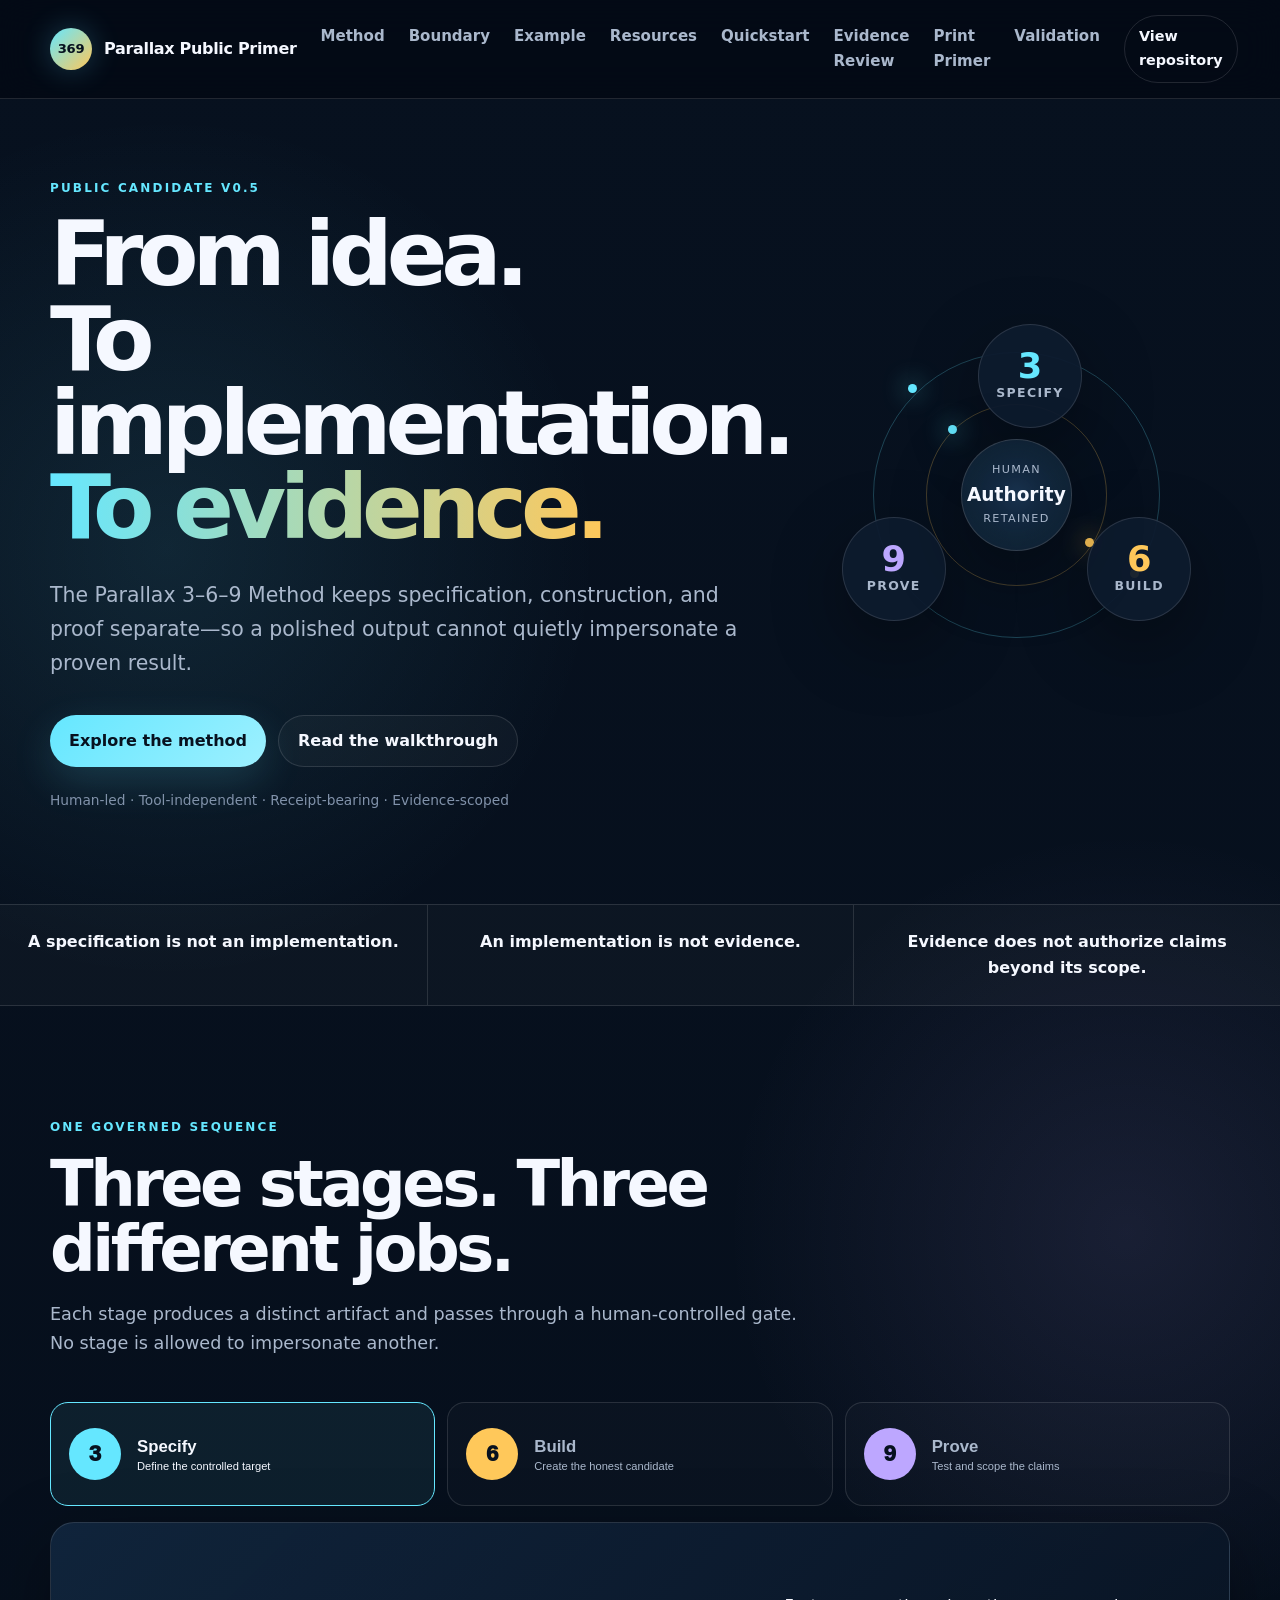
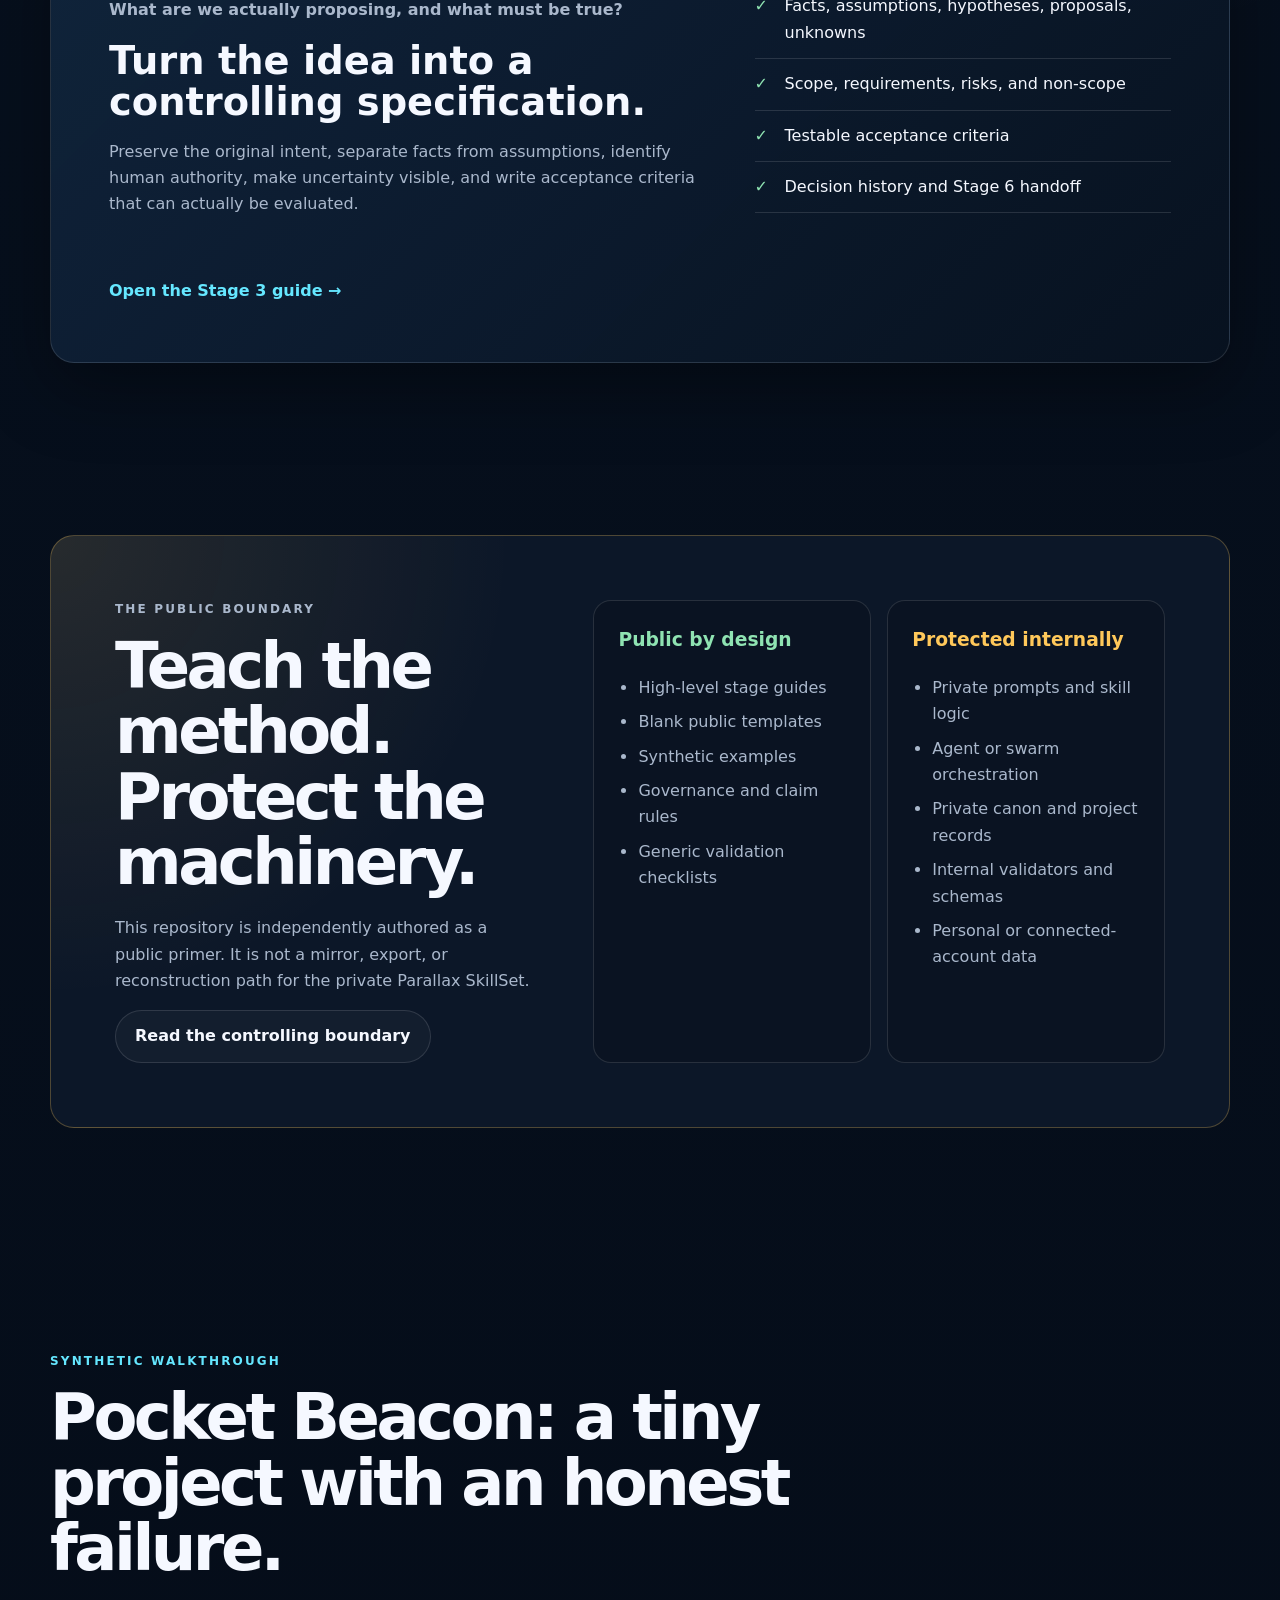
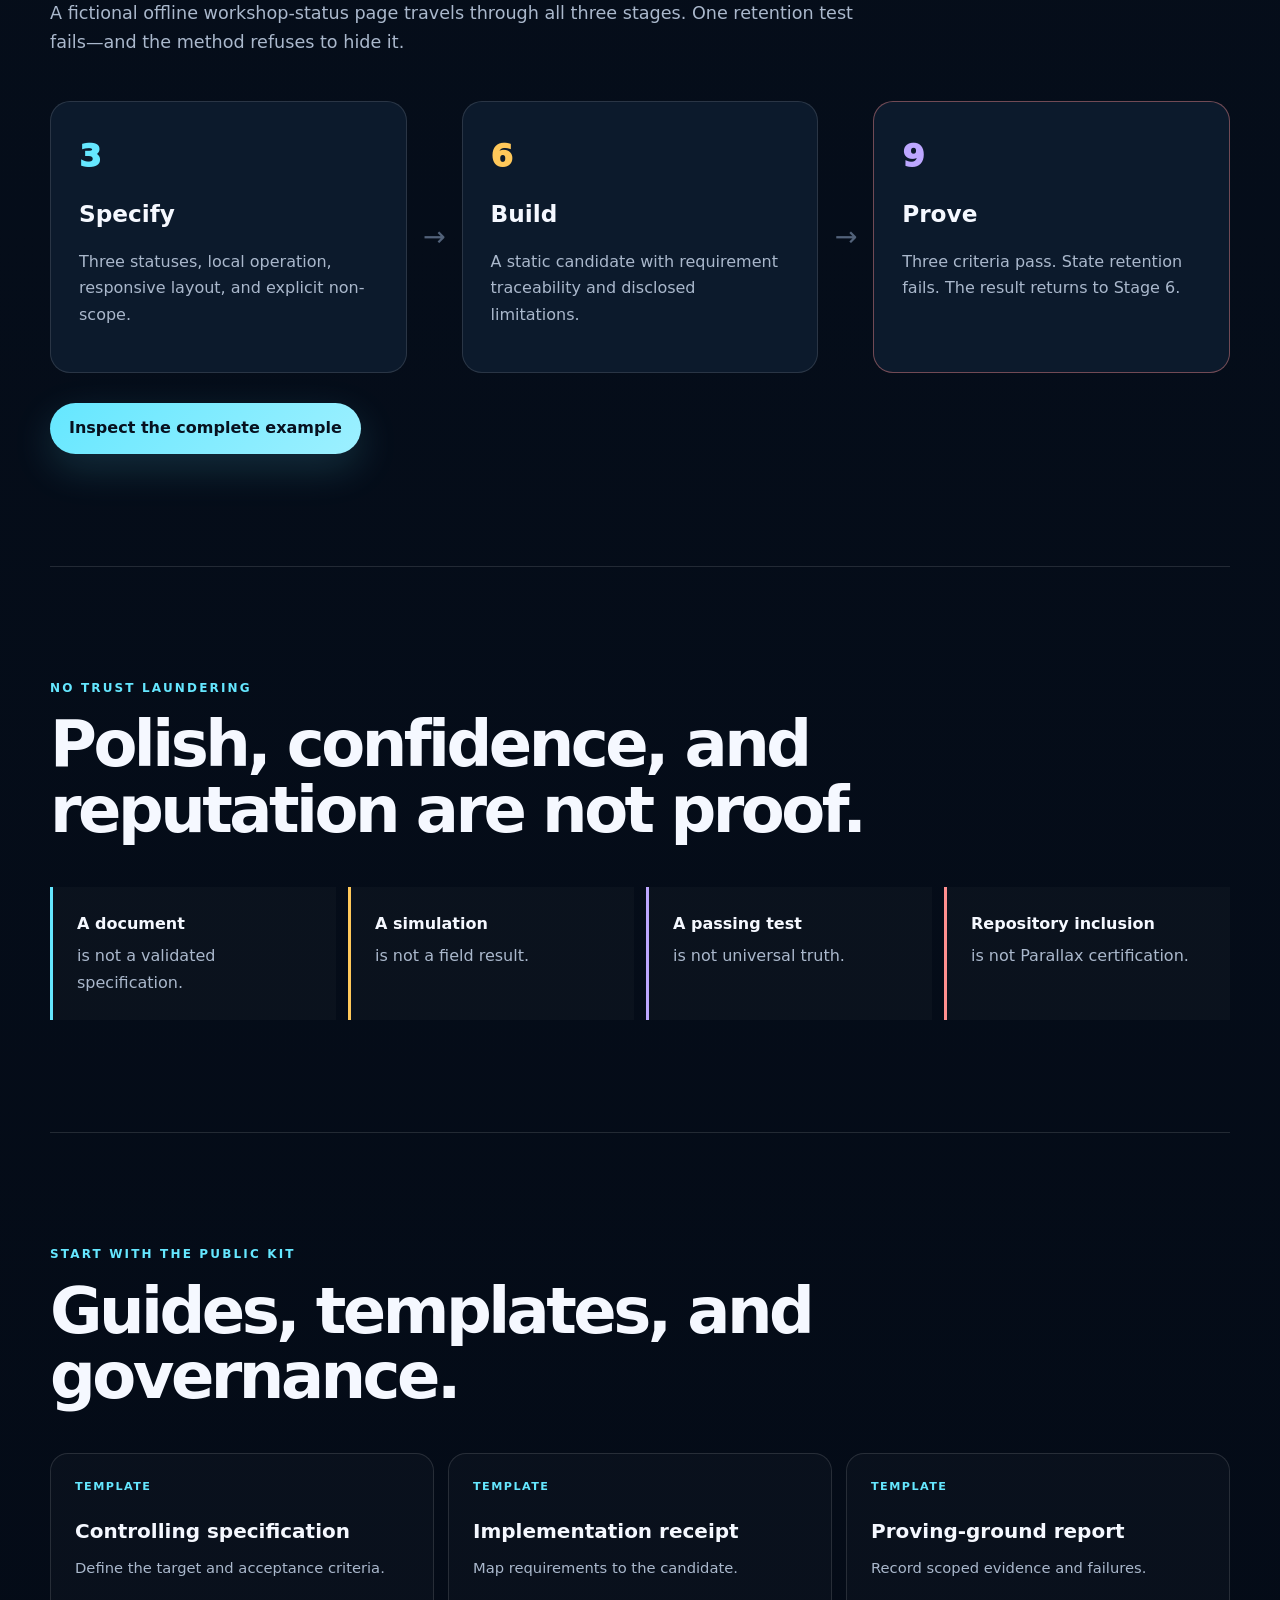
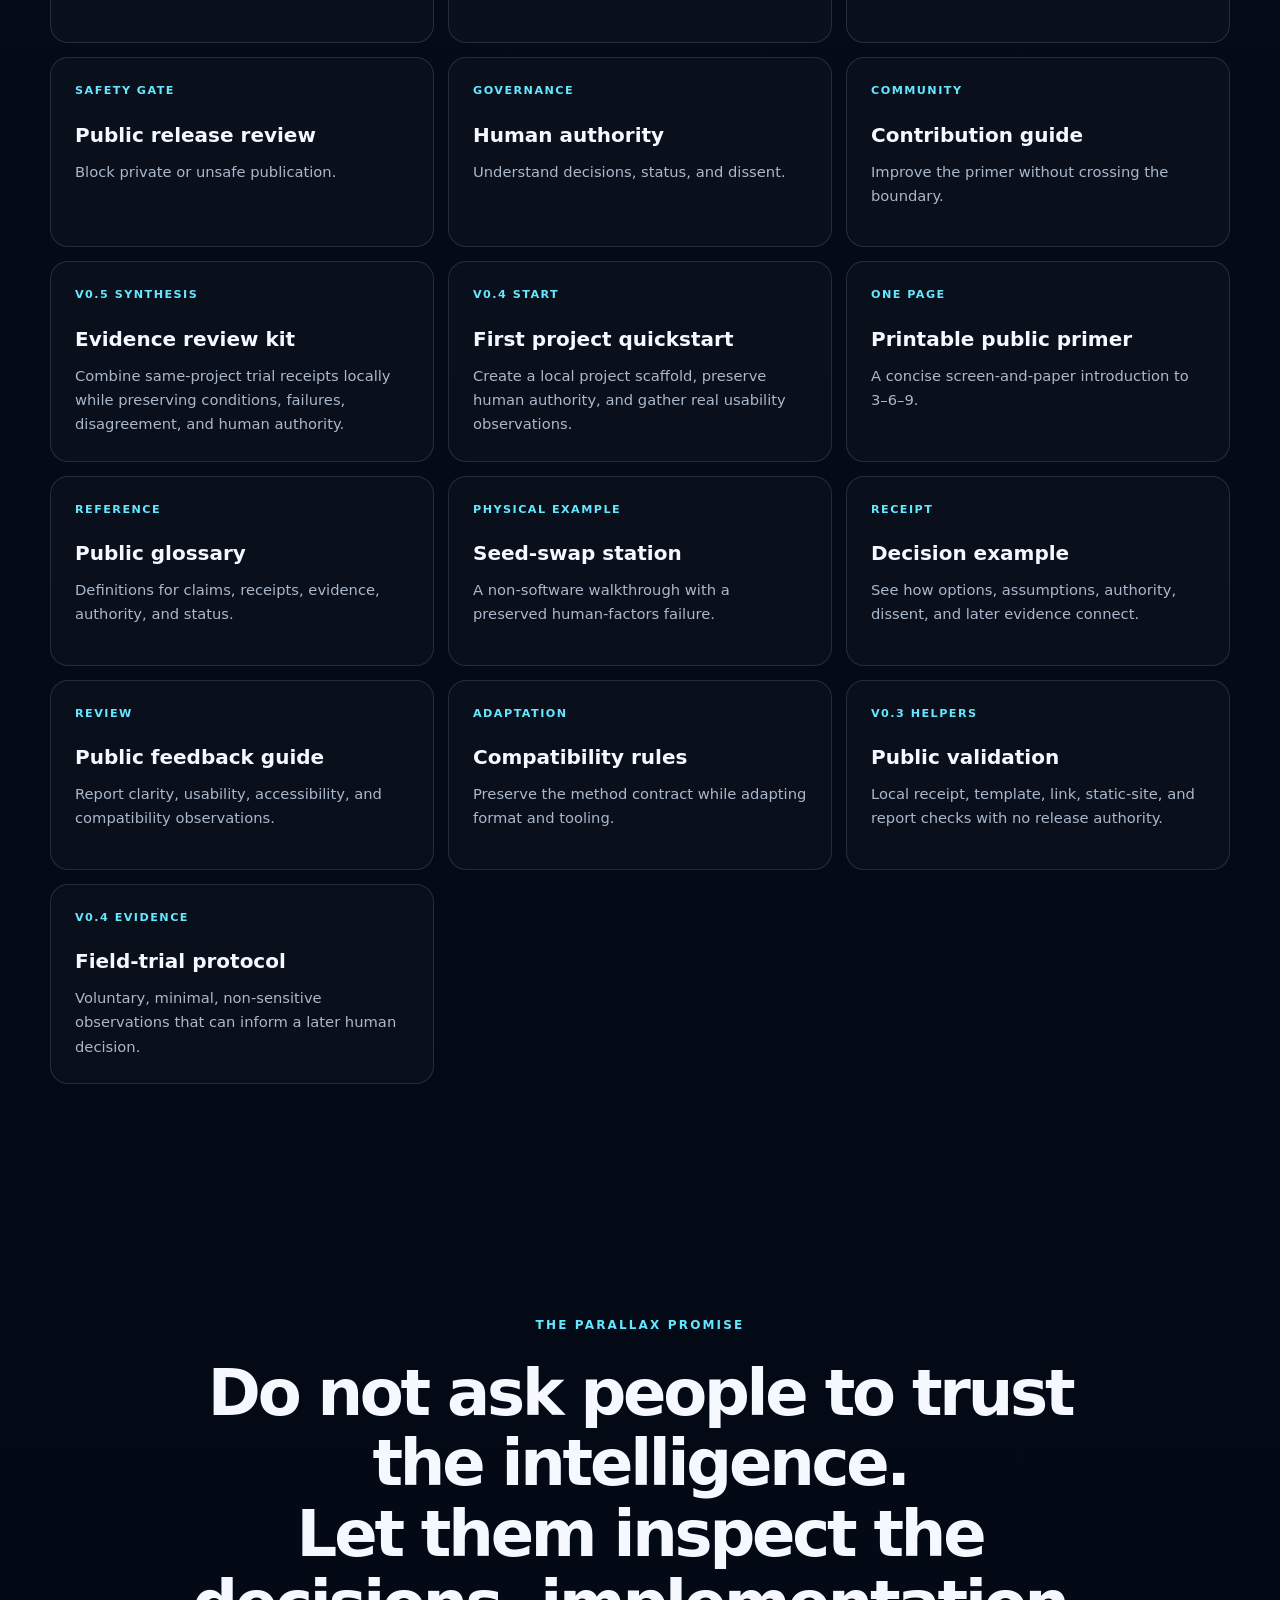
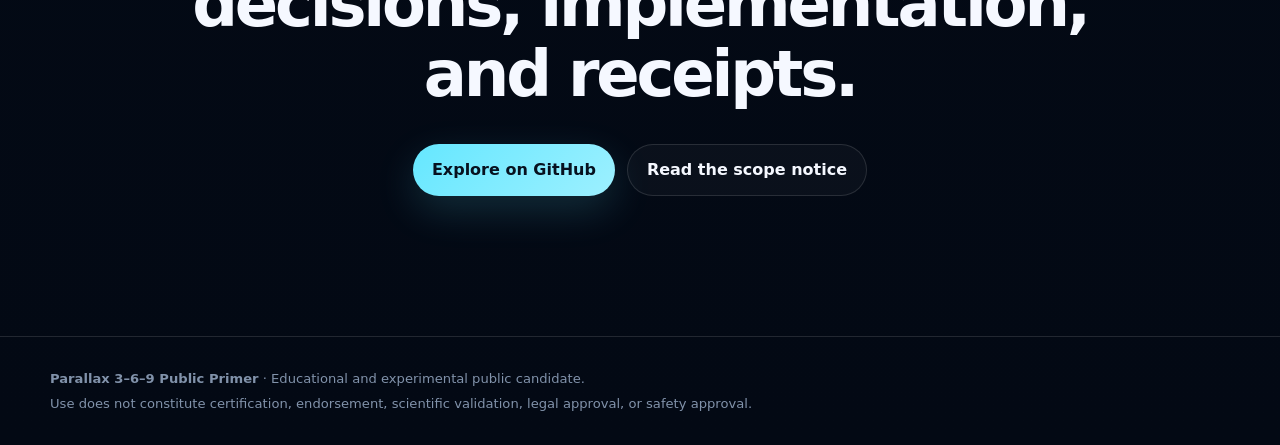
<file: docs/index.html>
<!doctype html>
<html lang="en">
<head>
  <meta charset="utf-8">
  <meta name="viewport" content="width=device-width, initial-scale=1">
  <meta name="description" content="The Parallax 3–6–9 Public Primer: a human-led method for moving from idea, to implementation, to evidence.">
  <meta name="theme-color" content="#07111f">
  <title>Parallax 3–6–9 Public Primer</title>
  <link rel="stylesheet" href="styles.css">
</head>
<body>
  <a class="skip-link" href="#main">Skip to content</a>

  <header class="site-header">
    <a class="brand" href="#top" aria-label="Parallax 3–6–9 home">
      <span class="brand-mark" aria-hidden="true">369</span>
      <span>Parallax Public Primer</span>
    </a>
    <nav aria-label="Primary navigation">
      <a href="#method">Method</a>
      <a href="#boundary">Boundary</a>
      <a href="#example">Example</a>
      <a href="#resources">Resources</a>
    </nav>
    <a class="header-button" href="https://github.com/MichaelWave369/parallax-369-public-primer">View repository</a>
  </header>

  <main id="main">
    <section class="hero" id="top">
      <div class="hero-copy">
        <p class="eyebrow">Public Candidate v0.1</p>
        <h1>From idea.<br>To implementation.<br><span>To evidence.</span></h1>
        <p class="hero-intro">The Parallax 3–6–9 Method keeps specification, construction, and proof separate—so a polished output cannot quietly impersonate a proven result.</p>
        <div class="hero-actions">
          <a class="button primary" href="#method">Explore the method</a>
          <a class="button secondary" href="https://github.com/MichaelWave369/parallax-369-public-primer/blob/main/examples/pocket-beacon/README.md">Read the walkthrough</a>
        </div>
        <p class="scope-note">Human-led · Tool-independent · Receipt-bearing · Evidence-scoped</p>
      </div>

      <div class="hero-visual" aria-label="Three-stage Parallax pipeline">
        <div class="orbit orbit-one"></div>
        <div class="orbit orbit-two"></div>
        <div class="stage-node node-three">
          <strong>3</strong>
          <span>Specify</span>
        </div>
        <div class="stage-node node-six">
          <strong>6</strong>
          <span>Build</span>
        </div>
        <div class="stage-node node-nine">
          <strong>9</strong>
          <span>Prove</span>
        </div>
        <div class="center-seal">
          <span>Human</span>
          <strong>Authority</strong>
          <span>Retained</span>
        </div>
      </div>
    </section>

    <section class="rule-band" aria-label="Core rule">
      <p>A specification is not an implementation.</p>
      <p>An implementation is not evidence.</p>
      <p>Evidence does not authorize claims beyond its scope.</p>
    </section>

    <section class="section method-section" id="method">
      <div class="section-heading">
        <p class="eyebrow">One governed sequence</p>
        <h2>Three stages. Three different jobs.</h2>
        <p>Each stage produces a distinct artifact and passes through a human-controlled gate. No stage is allowed to impersonate another.</p>
      </div>

      <div class="stage-tabs" role="tablist" aria-label="Pipeline stages">
        <button class="stage-tab active" id="tab-3" role="tab" aria-selected="true" aria-controls="panel-3" data-stage="3">
          <span class="tab-number">3</span>
          <span><strong>Specify</strong><small>Define the controlled target</small></span>
        </button>
        <button class="stage-tab" id="tab-6" role="tab" aria-selected="false" aria-controls="panel-6" data-stage="6" tabindex="-1">
          <span class="tab-number">6</span>
          <span><strong>Build</strong><small>Create the honest candidate</small></span>
        </button>
        <button class="stage-tab" id="tab-9" role="tab" aria-selected="false" aria-controls="panel-9" data-stage="9" tabindex="-1">
          <span class="tab-number">9</span>
          <span><strong>Prove</strong><small>Test and scope the claims</small></span>
        </button>
      </div>

      <div class="stage-panels">
        <article class="stage-panel active" id="panel-3" role="tabpanel" aria-labelledby="tab-3">
          <div>
            <p class="panel-question">What are we actually proposing, and what must be true?</p>
            <h3>Turn the idea into a controlling specification.</h3>
            <p>Preserve the original intent, separate facts from assumptions, identify human authority, make uncertainty visible, and write acceptance criteria that can actually be evaluated.</p>
          </div>
          <ul class="receipt-list">
            <li>Facts, assumptions, hypotheses, proposals, unknowns</li>
            <li>Scope, requirements, risks, and non-scope</li>
            <li>Testable acceptance criteria</li>
            <li>Decision history and Stage 6 handoff</li>
          </ul>
          <a class="text-link" href="https://github.com/MichaelWave369/parallax-369-public-primer/blob/main/method/03-specify.md">Open the Stage 3 guide →</a>
        </article>

        <article class="stage-panel" id="panel-6" role="tabpanel" aria-labelledby="tab-6" hidden>
          <div>
            <p class="panel-question">What is the smallest honest candidate we can build?</p>
            <h3>Implement without rewriting the target.</h3>
            <p>Map every requirement to a component and a status. Preserve deviations, dependencies, build instructions, mocks, simulations, failures, and deferred work.</p>
          </div>
          <ul class="receipt-list">
            <li>Requirement-to-implementation traceability</li>
            <li>Implemented, mocked, simulated, deferred, failed</li>
            <li>Reproducible commands and artifact identity</li>
            <li>Limitations and Stage 9 evidence handoff</li>
          </ul>
          <a class="text-link" href="https://github.com/MichaelWave369/parallax-369-public-primer/blob/main/method/06-build.md">Open the Stage 6 guide →</a>
        </article>

        <article class="stage-panel" id="panel-9" role="tabpanel" aria-labelledby="tab-9" hidden>
          <div>
            <p class="panel-question">What demonstrably works, where, and under which conditions?</p>
            <h3>Preserve the evidence—including failure.</h3>
            <p>Run the acceptance tests, retain observations, document the environment, identify unsupported claims, and give the authorized human a scoped release recommendation.</p>
          </div>
          <ul class="receipt-list">
            <li>Pass, fail, blocked, inconclusive, not run</li>
            <li>Raw observations and reproduction limits</li>
            <li>Supported and unsupported claim matrix</li>
            <li>Human release decision and rationale</li>
          </ul>
          <a class="text-link" href="https://github.com/MichaelWave369/parallax-369-public-primer/blob/main/method/09-prove.md">Open the Stage 9 guide →</a>
        </article>
      </div>
    </section>

    <section class="section boundary-section" id="boundary">
      <div class="boundary-card">
        <div>
          <p class="eyebrow">The public boundary</p>
          <h2>Teach the method.<br>Protect the machinery.</h2>
          <p>This repository is independently authored as a public primer. It is not a mirror, export, or reconstruction path for the private Parallax SkillSet.</p>
          <a class="button secondary" href="https://github.com/MichaelWave369/parallax-369-public-primer/blob/main/PUBLIC_RELEASE_BOUNDARY.md">Read the controlling boundary</a>
        </div>
        <div class="boundary-columns">
          <div class="boundary-list allowed">
            <h3>Public by design</h3>
            <ul>
              <li>High-level stage guides</li>
              <li>Blank public templates</li>
              <li>Synthetic examples</li>
              <li>Governance and claim rules</li>
              <li>Generic validation checklists</li>
            </ul>
          </div>
          <div class="boundary-list protected">
            <h3>Protected internally</h3>
            <ul>
              <li>Private prompts and skill logic</li>
              <li>Agent or swarm orchestration</li>
              <li>Private canon and project records</li>
              <li>Internal validators and schemas</li>
              <li>Personal or connected-account data</li>
            </ul>
          </div>
        </div>
      </div>
    </section>

    <section class="section example-section" id="example">
      <div class="section-heading compact">
        <p class="eyebrow">Synthetic walkthrough</p>
        <h2>Pocket Beacon: a tiny project with an honest failure.</h2>
        <p>A fictional offline workshop-status page travels through all three stages. One retention test fails—and the method refuses to hide it.</p>
      </div>

      <div class="example-flow">
        <article>
          <span class="mini-number">3</span>
          <h3>Specify</h3>
          <p>Three statuses, local operation, responsive layout, and explicit non-scope.</p>
        </article>
        <span class="flow-arrow" aria-hidden="true">→</span>
        <article>
          <span class="mini-number">6</span>
          <h3>Build</h3>
          <p>A static candidate with requirement traceability and disclosed limitations.</p>
        </article>
        <span class="flow-arrow" aria-hidden="true">→</span>
        <article class="failure-card">
          <span class="mini-number">9</span>
          <h3>Prove</h3>
          <p>Three criteria pass. State retention fails. The result returns to Stage 6.</p>
        </article>
      </div>

      <a class="button primary" href="https://github.com/MichaelWave369/parallax-369-public-primer/blob/main/examples/pocket-beacon/README.md">Inspect the complete example</a>
    </section>

    <section class="section anti-laundering">
      <div class="section-heading compact">
        <p class="eyebrow">No trust laundering</p>
        <h2>Polish, confidence, and reputation are not proof.</h2>
      </div>
      <div class="truth-grid">
        <article><strong>A document</strong><span>is not a validated specification.</span></article>
        <article><strong>A simulation</strong><span>is not a field result.</span></article>
        <article><strong>A passing test</strong><span>is not universal truth.</span></article>
        <article><strong>Repository inclusion</strong><span>is not Parallax certification.</span></article>
      </div>
    </section>

    <section class="section resources-section" id="resources">
      <div class="section-heading compact">
        <p class="eyebrow">Start with the public kit</p>
        <h2>Guides, templates, and governance.</h2>
      </div>
      <div class="resource-grid">
        <a href="https://github.com/MichaelWave369/parallax-369-public-primer/blob/main/templates/controlling-specification.md">
          <span>Template</span><strong>Controlling specification</strong><small>Define the target and acceptance criteria.</small>
        </a>
        <a href="https://github.com/MichaelWave369/parallax-369-public-primer/blob/main/templates/implementation-receipt.md">
          <span>Template</span><strong>Implementation receipt</strong><small>Map requirements to the candidate.</small>
        </a>
        <a href="https://github.com/MichaelWave369/parallax-369-public-primer/blob/main/templates/proving-ground-report.md">
          <span>Template</span><strong>Proving-ground report</strong><small>Record scoped evidence and failures.</small>
        </a>
        <a href="https://github.com/MichaelWave369/parallax-369-public-primer/blob/main/templates/public-release-review.md">
          <span>Safety gate</span><strong>Public release review</strong><small>Block private or unsafe publication.</small>
        </a>
        <a href="https://github.com/MichaelWave369/parallax-369-public-primer/blob/main/GOVERNANCE.md">
          <span>Governance</span><strong>Human authority</strong><small>Understand decisions, status, and dissent.</small>
        </a>
        <a href="https://github.com/MichaelWave369/parallax-369-public-primer/blob/main/CONTRIBUTING.md">
          <span>Community</span><strong>Contribution guide</strong><small>Improve the primer without crossing the boundary.</small>
        </a>
      </div>
    </section>

    <section class="closing-section">
      <p class="eyebrow">The Parallax promise</p>
      <blockquote>Do not ask people to trust the intelligence.<br>Let them inspect the decisions, implementation, and receipts.</blockquote>
      <div class="hero-actions centered">
        <a class="button primary" href="https://github.com/MichaelWave369/parallax-369-public-primer">Explore on GitHub</a>
        <a class="button secondary" href="https://github.com/MichaelWave369/parallax-369-public-primer/blob/main/NOTICE.md">Read the scope notice</a>
      </div>
    </section>
  </main>

  <footer>
    <p><strong>Parallax 3–6–9 Public Primer</strong> · Educational and experimental public candidate.</p>
    <p>Use does not constitute certification, endorsement, scientific validation, legal approval, or safety approval.</p>
  </footer>

  <script src="app.js"></script>
</body>
</html>
</file>
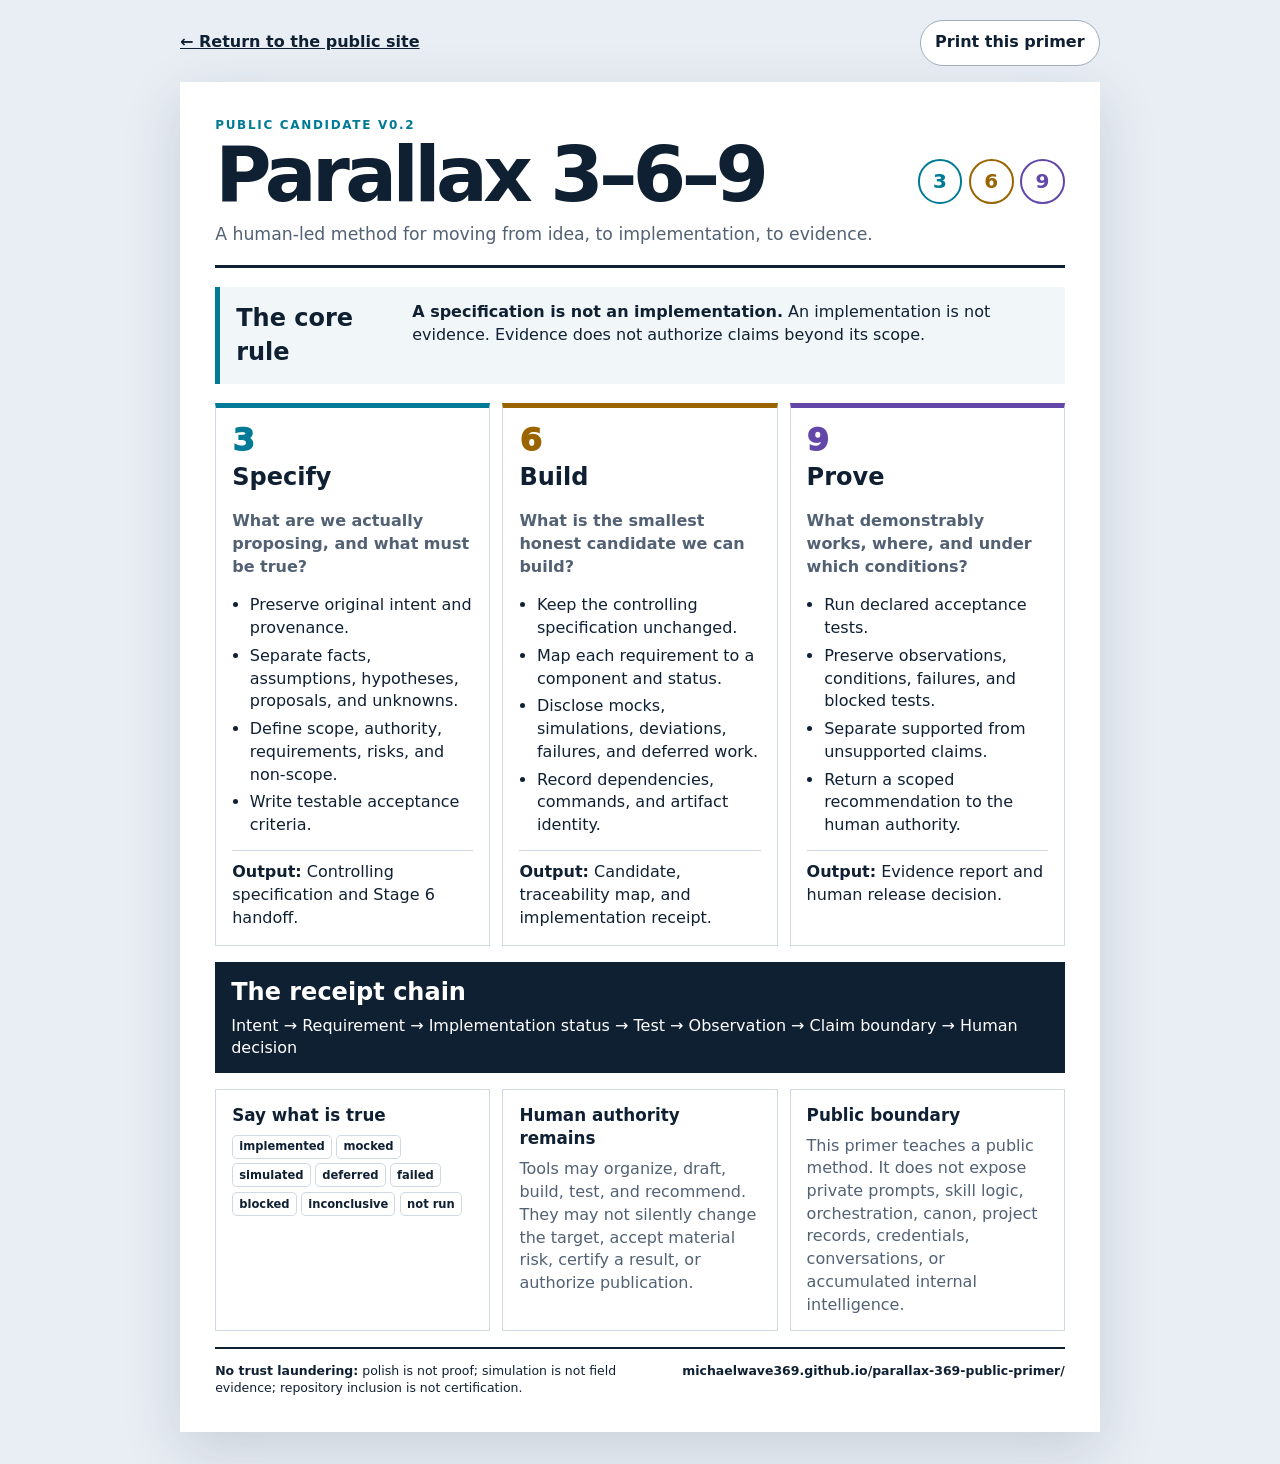
<file: docs/primer.html>
<!doctype html>
<html lang="en">
<head>
  <meta charset="utf-8">
  <meta name="viewport" content="width=device-width, initial-scale=1">
  <meta name="description" content="A concise printable introduction to the Parallax 3–6–9 Public Primer.">
  <title>Parallax 3–6–9 — One-Page Public Primer</title>
  <link rel="stylesheet" href="primer.css">
</head>
<body>
  <a class="skip-link" href="#primer">Skip to primer</a>

  <header class="screen-toolbar" aria-label="Document actions">
    <a href="./">← Return to the public site</a>
    <button type="button" onclick="window.print()">Print this primer</button>
  </header>

  <main id="primer" class="sheet">
    <header class="primer-header">
      <div>
        <p class="kicker">Public Candidate v0.2</p>
        <h1>Parallax 3–6–9</h1>
        <p class="subtitle">A human-led method for moving from idea, to implementation, to evidence.</p>
      </div>
      <div class="seal" aria-label="Specify, Build, Prove">
        <span>3</span><span>6</span><span>9</span>
      </div>
    </header>

    <section class="core-rule" aria-labelledby="core-rule-title">
      <h2 id="core-rule-title">The core rule</h2>
      <p><strong>A specification is not an implementation.</strong> An implementation is not evidence. Evidence does not authorize claims beyond its scope.</p>
    </section>

    <section class="stages" aria-label="The three stages">
      <article>
        <p class="number">3</p>
        <h2>Specify</h2>
        <p class="question">What are we actually proposing, and what must be true?</p>
        <ul>
          <li>Preserve original intent and provenance.</li>
          <li>Separate facts, assumptions, hypotheses, proposals, and unknowns.</li>
          <li>Define scope, authority, requirements, risks, and non-scope.</li>
          <li>Write testable acceptance criteria.</li>
        </ul>
        <p class="output"><strong>Output:</strong> Controlling specification and Stage 6 handoff.</p>
      </article>

      <article>
        <p class="number">6</p>
        <h2>Build</h2>
        <p class="question">What is the smallest honest candidate we can build?</p>
        <ul>
          <li>Keep the controlling specification unchanged.</li>
          <li>Map each requirement to a component and status.</li>
          <li>Disclose mocks, simulations, deviations, failures, and deferred work.</li>
          <li>Record dependencies, commands, and artifact identity.</li>
        </ul>
        <p class="output"><strong>Output:</strong> Candidate, traceability map, and implementation receipt.</p>
      </article>

      <article>
        <p class="number">9</p>
        <h2>Prove</h2>
        <p class="question">What demonstrably works, where, and under which conditions?</p>
        <ul>
          <li>Run declared acceptance tests.</li>
          <li>Preserve observations, conditions, failures, and blocked tests.</li>
          <li>Separate supported from unsupported claims.</li>
          <li>Return a scoped recommendation to the human authority.</li>
        </ul>
        <p class="output"><strong>Output:</strong> Evidence report and human release decision.</p>
      </article>
    </section>

    <section class="receipt-chain" aria-labelledby="receipt-title">
      <h2 id="receipt-title">The receipt chain</h2>
      <p>Intent → Requirement → Implementation status → Test → Observation → Claim boundary → Human decision</p>
    </section>

    <div class="lower-grid">
      <section aria-labelledby="status-title">
        <h2 id="status-title">Say what is true</h2>
        <p class="tags"><span>implemented</span><span>mocked</span><span>simulated</span><span>deferred</span><span>failed</span><span>blocked</span><span>inconclusive</span><span>not run</span></p>
      </section>

      <section aria-labelledby="authority-title">
        <h2 id="authority-title">Human authority remains</h2>
        <p>Tools may organize, draft, build, test, and recommend. They may not silently change the target, accept material risk, certify a result, or authorize publication.</p>
      </section>

      <section aria-labelledby="boundary-title">
        <h2 id="boundary-title">Public boundary</h2>
        <p>This primer teaches a public method. It does not expose private prompts, skill logic, orchestration, canon, project records, credentials, conversations, or accumulated internal intelligence.</p>
      </section>
    </div>

    <footer>
      <p><strong>No trust laundering:</strong> polish is not proof; simulation is not field evidence; repository inclusion is not certification.</p>
      <p class="url">michaelwave369.github.io/parallax-369-public-primer/</p>
    </footer>
  </main>
</body>
</html>
</file>
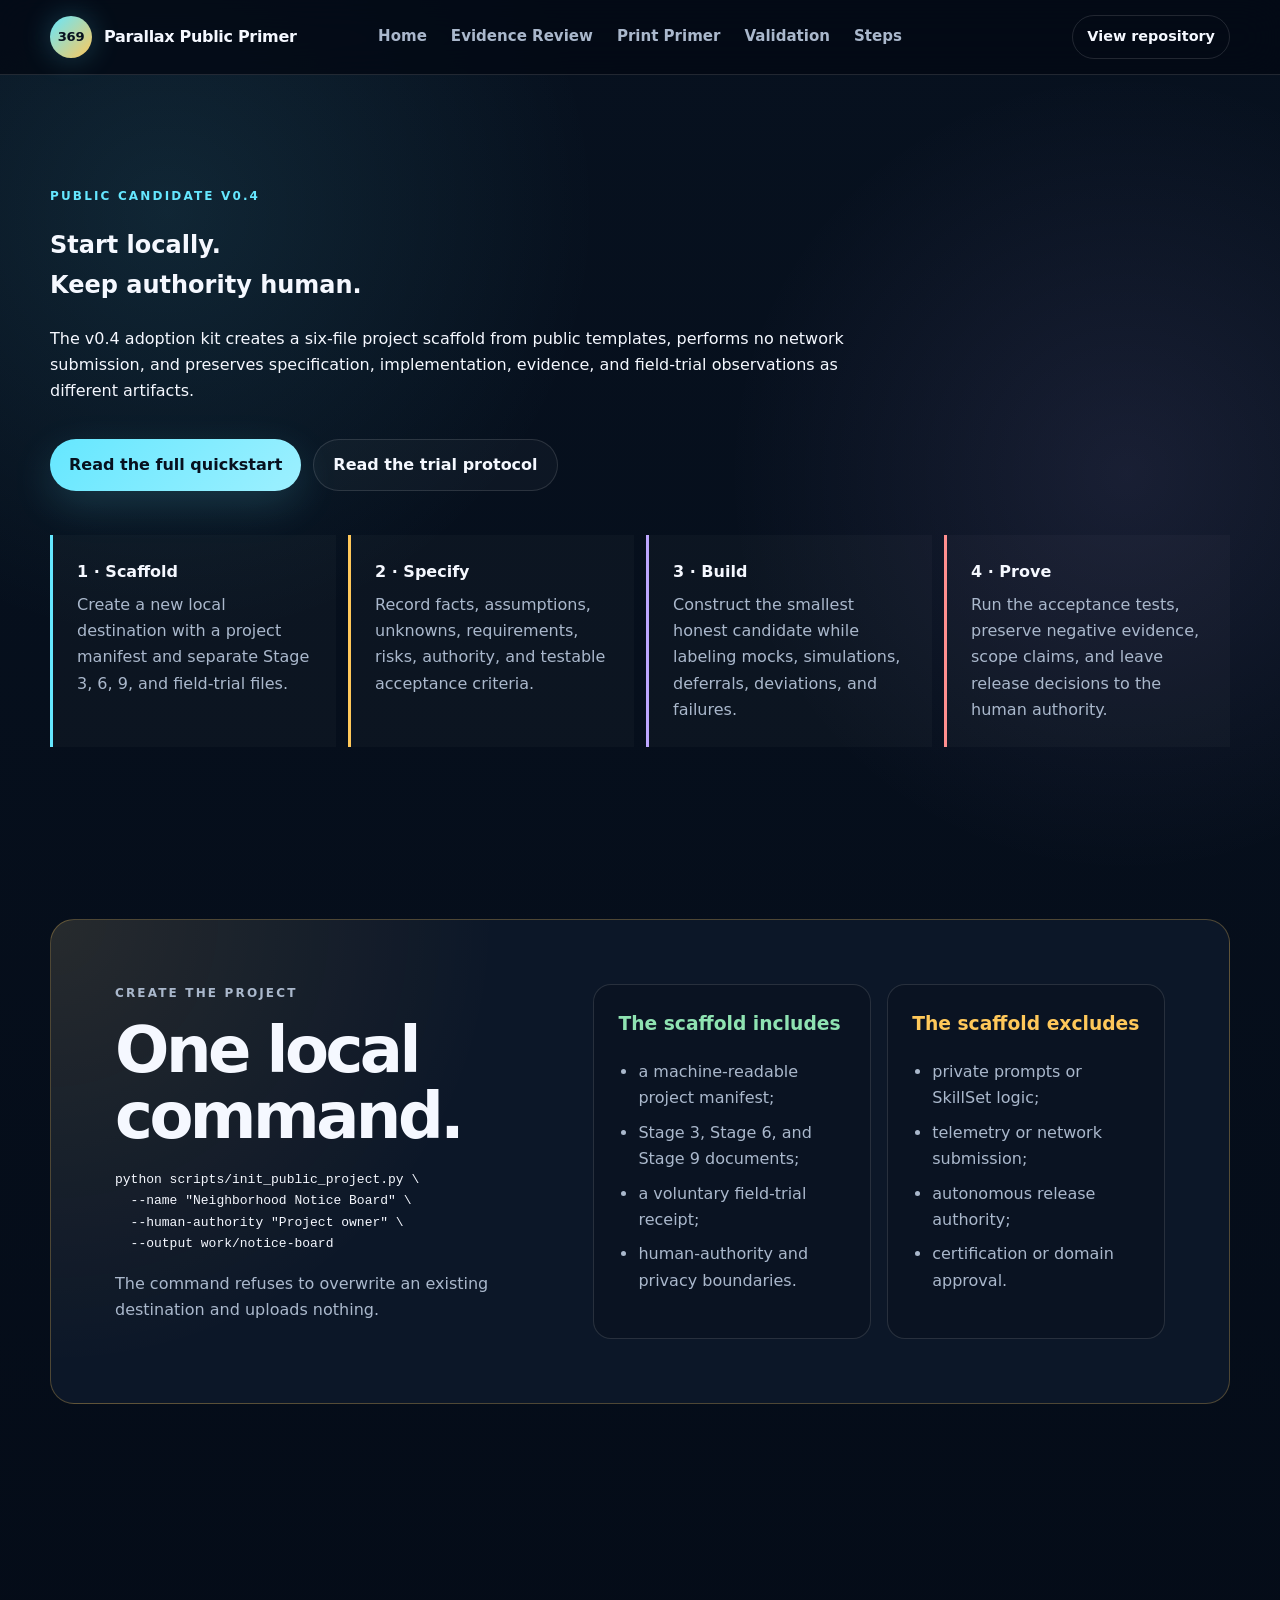
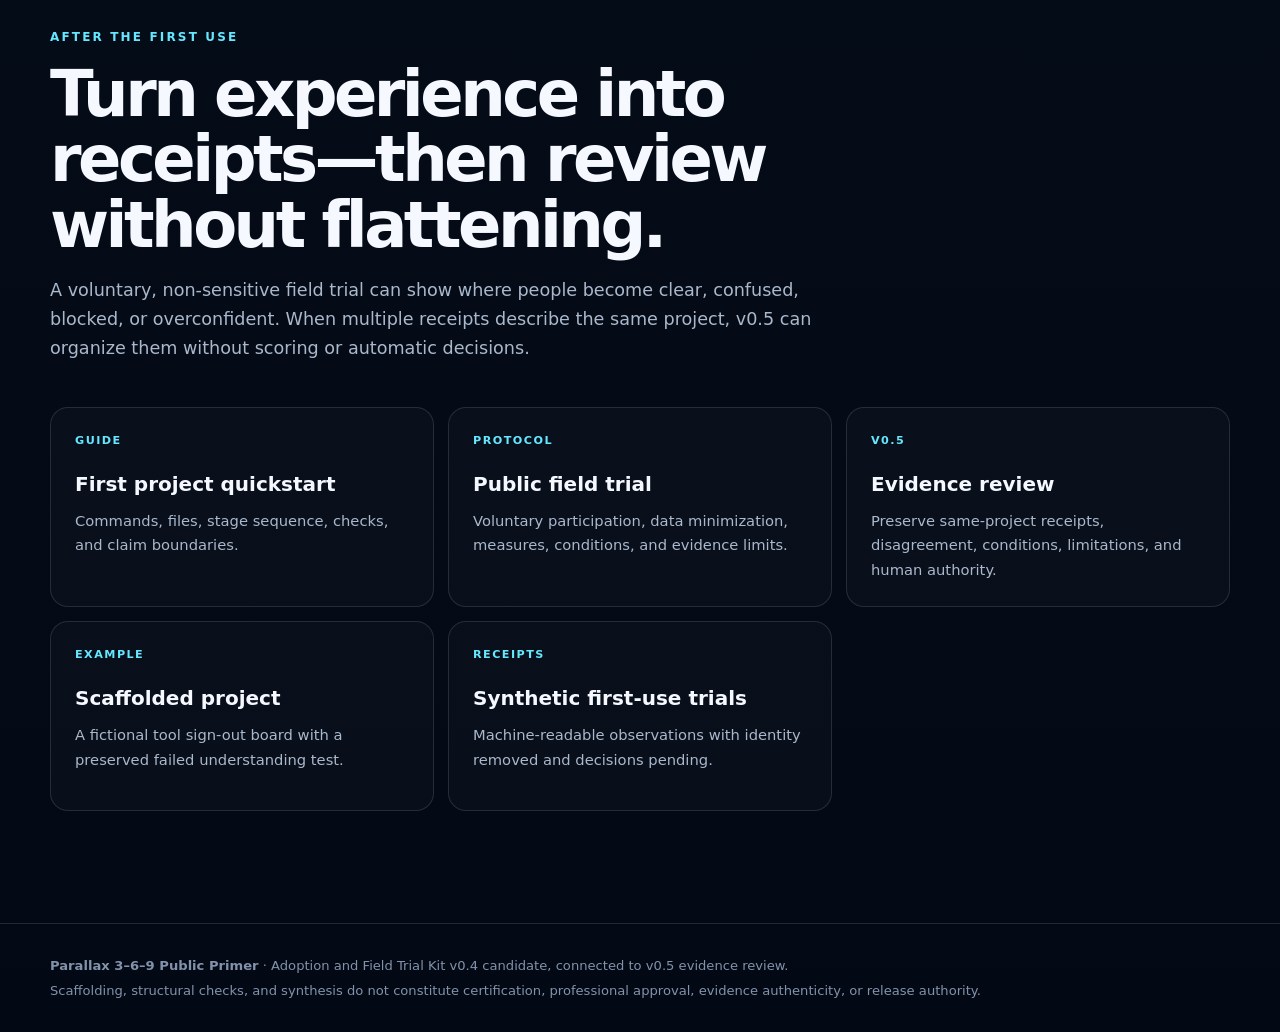
<file: docs/quickstart.html>
<!doctype html>
<html lang="en">
<head>
  <meta charset="utf-8">
  <meta name="viewport" content="width=device-width, initial-scale=1">
  <meta name="description" content="Start a local, non-sensitive project with the Parallax 3–6–9 Public Primer v0.4 adoption kit.">
  <meta name="theme-color" content="#07111f">
  <title>First Project Quickstart · Parallax 3–6–9</title>
  <link rel="stylesheet" href="styles.css">
</head>
<body>
  <a class="skip-link" href="#main">Skip to content</a>

  <header class="site-header">
    <a class="brand" href="index.html" aria-label="Parallax 3–6–9 home">
      <span class="brand-mark" aria-hidden="true">369</span>
      <span>Parallax Public Primer</span>
    </a>
    <nav aria-label="Quickstart navigation">
      <a href="index.html">Home</a>
      <a href="review.html">Evidence Review</a>
      <a href="primer.html">Print Primer</a>
      <a href="validation.html">Validation</a>
      <a href="#steps">Steps</a>
    </nav>
    <a class="header-button" href="https://github.com/MichaelWave369/parallax-369-public-primer">View repository</a>
  </header>

  <main id="main">
    <section class="section">
      <div class="section-heading compact">
        <p class="eyebrow">Public Candidate v0.4</p>
        <h1>Start locally.<br>Keep authority human.</h1>
        <p>The v0.4 adoption kit creates a six-file project scaffold from public templates, performs no network submission, and preserves specification, implementation, evidence, and field-trial observations as different artifacts.</p>
        <div class="hero-actions">
          <a class="button primary" href="https://github.com/MichaelWave369/parallax-369-public-primer/blob/main/QUICKSTART.md">Read the full quickstart</a>
          <a class="button secondary" href="https://github.com/MichaelWave369/parallax-369-public-primer/blob/main/FIELD_TRIAL.md">Read the trial protocol</a>
        </div>
      </div>

      <div class="truth-grid" id="steps">
        <article><strong>1 · Scaffold</strong><span>Create a new local destination with a project manifest and separate Stage 3, 6, 9, and field-trial files.</span></article>
        <article><strong>2 · Specify</strong><span>Record facts, assumptions, unknowns, requirements, risks, authority, and testable acceptance criteria.</span></article>
        <article><strong>3 · Build</strong><span>Construct the smallest honest candidate while labeling mocks, simulations, deferrals, deviations, and failures.</span></article>
        <article><strong>4 · Prove</strong><span>Run the acceptance tests, preserve negative evidence, scope claims, and leave release decisions to the human authority.</span></article>
      </div>
    </section>

    <section class="section boundary-section">
      <div class="boundary-card">
        <div>
          <p class="eyebrow">Create the project</p>
          <h2>One local command.</h2>
          <pre><code>python scripts/init_public_project.py \
  --name "Neighborhood Notice Board" \
  --human-authority "Project owner" \
  --output work/notice-board</code></pre>
          <p>The command refuses to overwrite an existing destination and uploads nothing.</p>
        </div>
        <div class="boundary-columns">
          <div class="boundary-list allowed">
            <h3>The scaffold includes</h3>
            <ul>
              <li>a machine-readable project manifest;</li>
              <li>Stage 3, Stage 6, and Stage 9 documents;</li>
              <li>a voluntary field-trial receipt;</li>
              <li>human-authority and privacy boundaries.</li>
            </ul>
          </div>
          <div class="boundary-list protected">
            <h3>The scaffold excludes</h3>
            <ul>
              <li>private prompts or SkillSet logic;</li>
              <li>telemetry or network submission;</li>
              <li>autonomous release authority;</li>
              <li>certification or domain approval.</li>
            </ul>
          </div>
        </div>
      </div>
    </section>

    <section class="section resources-section">
      <div class="section-heading compact">
        <p class="eyebrow">After the first use</p>
        <h2>Turn experience into receipts—then review without flattening.</h2>
        <p>A voluntary, non-sensitive field trial can show where people become clear, confused, blocked, or overconfident. When multiple receipts describe the same project, v0.5 can organize them without scoring or automatic decisions.</p>
      </div>
      <div class="resource-grid">
        <a href="https://github.com/MichaelWave369/parallax-369-public-primer/blob/main/QUICKSTART.md">
          <span>Guide</span><strong>First project quickstart</strong><small>Commands, files, stage sequence, checks, and claim boundaries.</small>
        </a>
        <a href="https://github.com/MichaelWave369/parallax-369-public-primer/blob/main/FIELD_TRIAL.md">
          <span>Protocol</span><strong>Public field trial</strong><small>Voluntary participation, data minimization, measures, conditions, and evidence limits.</small>
        </a>
        <a href="review.html">
          <span>v0.5</span><strong>Evidence review</strong><small>Preserve same-project receipts, disagreement, conditions, limitations, and human authority.</small>
        </a>
        <a href="https://github.com/MichaelWave369/parallax-369-public-primer/tree/main/examples/scaffolded-project">
          <span>Example</span><strong>Scaffolded project</strong><small>A fictional tool sign-out board with a preserved failed understanding test.</small>
        </a>
        <a href="https://github.com/MichaelWave369/parallax-369-public-primer/tree/main/examples/field-trials">
          <span>Receipts</span><strong>Synthetic first-use trials</strong><small>Machine-readable observations with identity removed and decisions pending.</small>
        </a>
      </div>
    </section>
  </main>

  <footer>
    <p><strong>Parallax 3–6–9 Public Primer</strong> · Adoption and Field Trial Kit v0.4 candidate, connected to v0.5 evidence review.</p>
    <p>Scaffolding, structural checks, and synthesis do not constitute certification, professional approval, evidence authenticity, or release authority.</p>
  </footer>
</body>
</html>
</file>
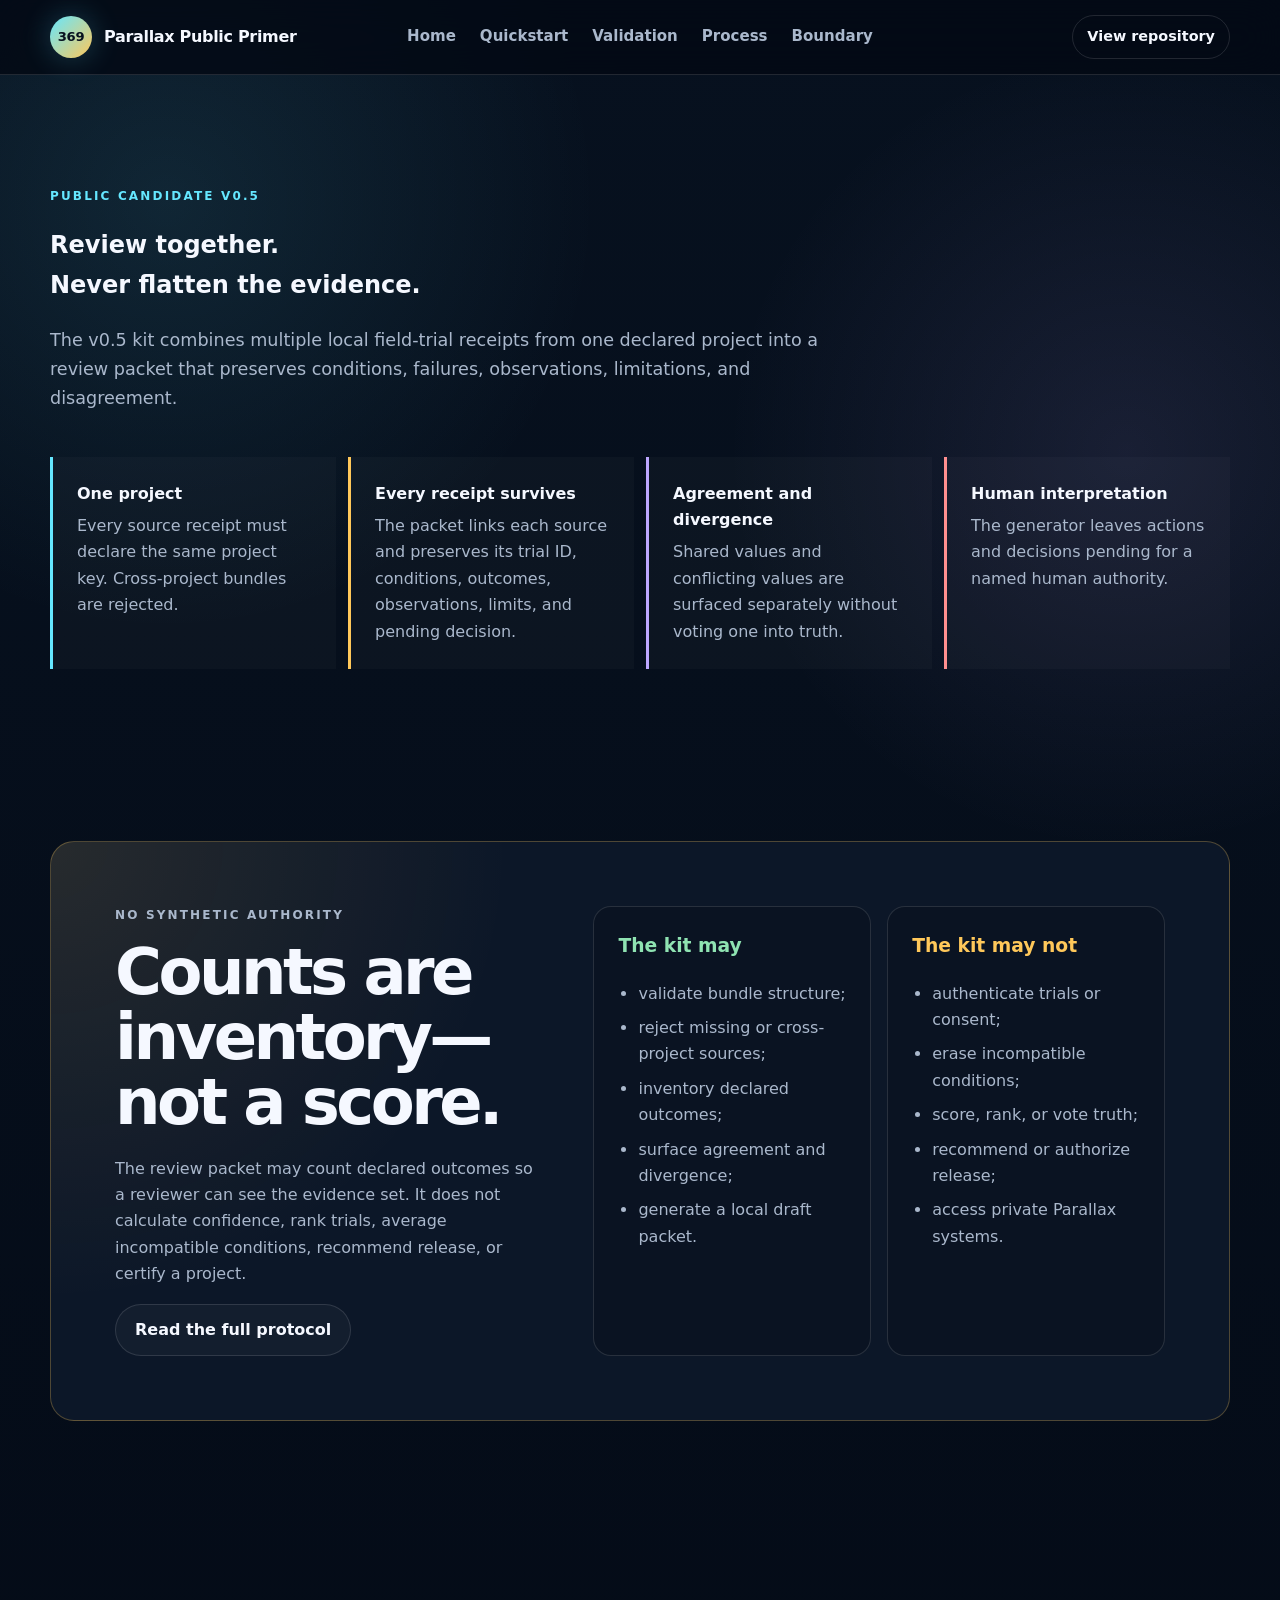
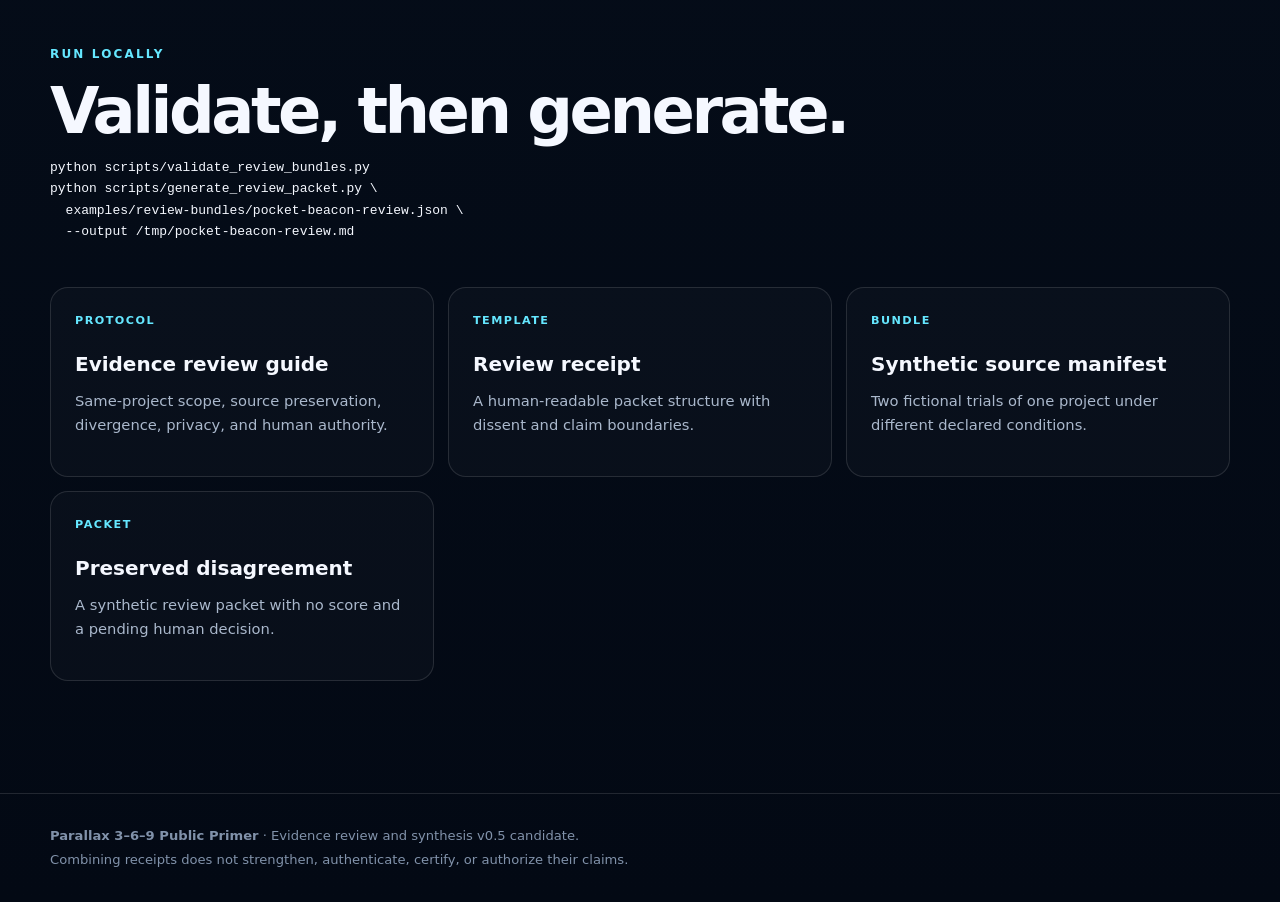
<file: docs/review.html>
<!doctype html>
<html lang="en">
<head>
  <meta charset="utf-8">
  <meta name="viewport" content="width=device-width, initial-scale=1">
  <meta name="description" content="Local-first evidence review and synthesis for the Parallax 3–6–9 Public Primer.">
  <meta name="theme-color" content="#07111f">
  <title>Evidence Review · Parallax 3–6–9</title>
  <link rel="stylesheet" href="styles.css">
</head>
<body>
  <a class="skip-link" href="#main">Skip to content</a>

  <header class="site-header">
    <a class="brand" href="index.html" aria-label="Parallax 3–6–9 home">
      <span class="brand-mark" aria-hidden="true">369</span>
      <span>Parallax Public Primer</span>
    </a>
    <nav aria-label="Evidence review navigation">
      <a href="index.html">Home</a>
      <a href="quickstart.html">Quickstart</a>
      <a href="validation.html">Validation</a>
      <a href="#process">Process</a>
      <a href="#boundary">Boundary</a>
    </nav>
    <a class="header-button" href="https://github.com/MichaelWave369/parallax-369-public-primer">View repository</a>
  </header>

  <main id="main">
    <section class="section">
      <div class="section-heading compact">
        <p class="eyebrow">Public Candidate v0.5</p>
        <h1>Review together.<br>Never flatten the evidence.</h1>
        <p>The v0.5 kit combines multiple local field-trial receipts from one declared project into a review packet that preserves conditions, failures, observations, limitations, and disagreement.</p>
      </div>

      <div class="truth-grid" id="process">
        <article><strong>One project</strong><span>Every source receipt must declare the same project key. Cross-project bundles are rejected.</span></article>
        <article><strong>Every receipt survives</strong><span>The packet links each source and preserves its trial ID, conditions, outcomes, observations, limits, and pending decision.</span></article>
        <article><strong>Agreement and divergence</strong><span>Shared values and conflicting values are surfaced separately without voting one into truth.</span></article>
        <article><strong>Human interpretation</strong><span>The generator leaves actions and decisions pending for a named human authority.</span></article>
      </div>
    </section>

    <section class="section boundary-section" id="boundary">
      <div class="boundary-card">
        <div>
          <p class="eyebrow">No synthetic authority</p>
          <h2>Counts are inventory—not a score.</h2>
          <p>The review packet may count declared outcomes so a reviewer can see the evidence set. It does not calculate confidence, rank trials, average incompatible conditions, recommend release, or certify a project.</p>
          <a class="button secondary" href="https://github.com/MichaelWave369/parallax-369-public-primer/blob/main/EVIDENCE_REVIEW.md">Read the full protocol</a>
        </div>
        <div class="boundary-columns">
          <div class="boundary-list allowed">
            <h3>The kit may</h3>
            <ul>
              <li>validate bundle structure;</li>
              <li>reject missing or cross-project sources;</li>
              <li>inventory declared outcomes;</li>
              <li>surface agreement and divergence;</li>
              <li>generate a local draft packet.</li>
            </ul>
          </div>
          <div class="boundary-list protected">
            <h3>The kit may not</h3>
            <ul>
              <li>authenticate trials or consent;</li>
              <li>erase incompatible conditions;</li>
              <li>score, rank, or vote truth;</li>
              <li>recommend or authorize release;</li>
              <li>access private Parallax systems.</li>
            </ul>
          </div>
        </div>
      </div>
    </section>

    <section class="section resources-section">
      <div class="section-heading compact">
        <p class="eyebrow">Run locally</p>
        <h2>Validate, then generate.</h2>
        <pre><code>python scripts/validate_review_bundles.py
python scripts/generate_review_packet.py \
  examples/review-bundles/pocket-beacon-review.json \
  --output /tmp/pocket-beacon-review.md</code></pre>
      </div>
      <div class="resource-grid">
        <a href="https://github.com/MichaelWave369/parallax-369-public-primer/blob/main/EVIDENCE_REVIEW.md">
          <span>Protocol</span><strong>Evidence review guide</strong><small>Same-project scope, source preservation, divergence, privacy, and human authority.</small>
        </a>
        <a href="https://github.com/MichaelWave369/parallax-369-public-primer/blob/main/templates/evidence-review-receipt.md">
          <span>Template</span><strong>Review receipt</strong><small>A human-readable packet structure with dissent and claim boundaries.</small>
        </a>
        <a href="https://github.com/MichaelWave369/parallax-369-public-primer/blob/main/examples/review-bundles/pocket-beacon-review.json">
          <span>Bundle</span><strong>Synthetic source manifest</strong><small>Two fictional trials of one project under different declared conditions.</small>
        </a>
        <a href="https://github.com/MichaelWave369/parallax-369-public-primer/blob/main/examples/review-packets/pocket-beacon-review.md">
          <span>Packet</span><strong>Preserved disagreement</strong><small>A synthetic review packet with no score and a pending human decision.</small>
        </a>
      </div>
    </section>
  </main>

  <footer>
    <p><strong>Parallax 3–6–9 Public Primer</strong> · Evidence review and synthesis v0.5 candidate.</p>
    <p>Combining receipts does not strengthen, authenticate, certify, or authorize their claims.</p>
  </footer>
</body>
</html>
</file>
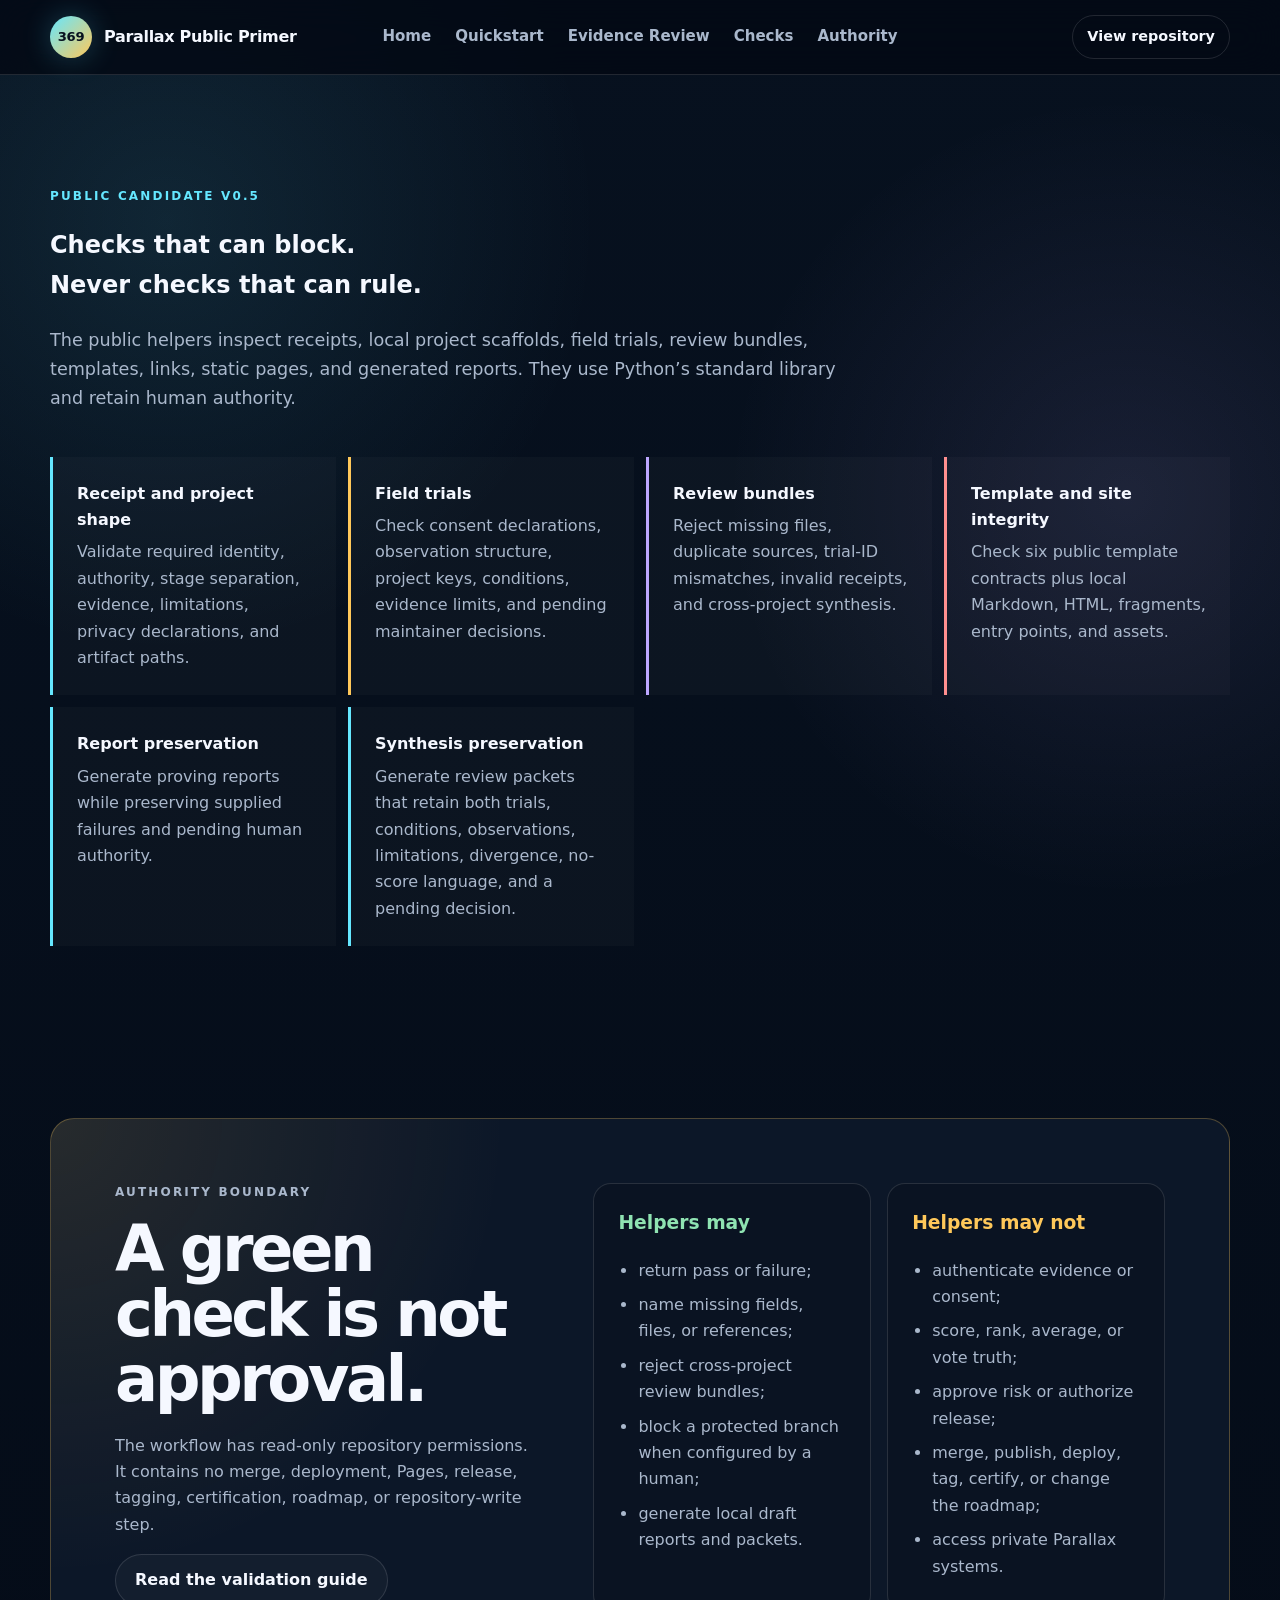
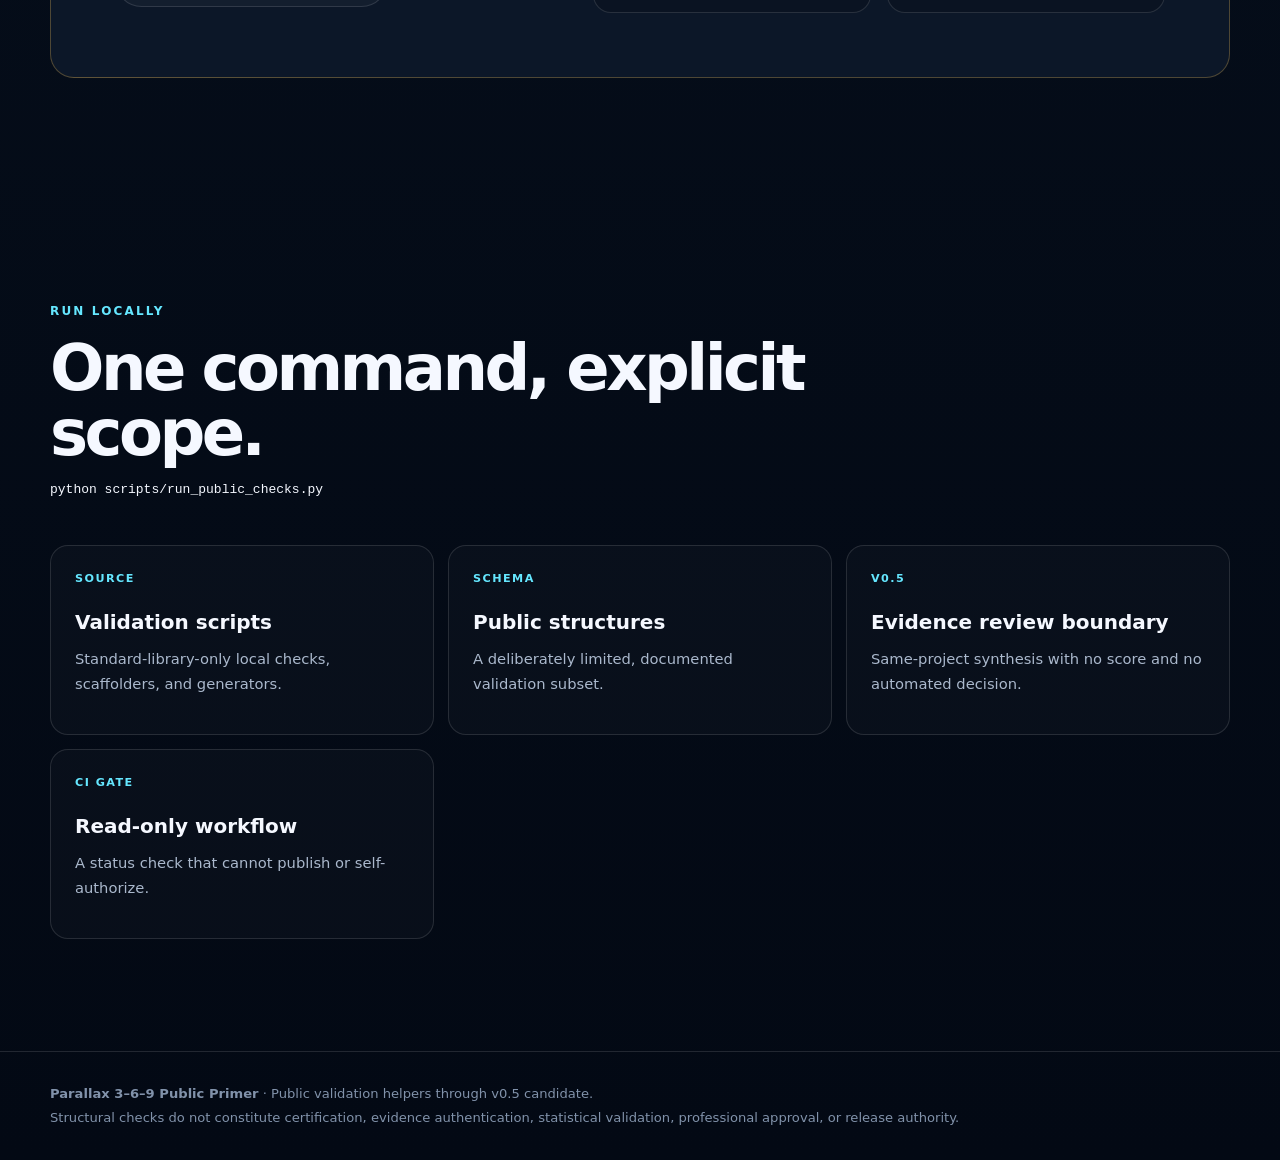
<file: docs/validation.html>
<!doctype html>
<html lang="en">
<head>
  <meta charset="utf-8">
  <meta name="viewport" content="width=device-width, initial-scale=1">
  <meta name="description" content="Public, local-first validation helpers for the Parallax 3–6–9 Public Primer.">
  <meta name="theme-color" content="#07111f">
  <title>Public Validation Helpers · Parallax 3–6–9</title>
  <link rel="stylesheet" href="styles.css">
</head>
<body>
  <a class="skip-link" href="#main">Skip to content</a>

  <header class="site-header">
    <a class="brand" href="index.html" aria-label="Parallax 3–6–9 home">
      <span class="brand-mark" aria-hidden="true">369</span>
      <span>Parallax Public Primer</span>
    </a>
    <nav aria-label="Validation navigation">
      <a href="index.html">Home</a>
      <a href="quickstart.html">Quickstart</a>
      <a href="review.html">Evidence Review</a>
      <a href="#checks">Checks</a>
      <a href="#authority">Authority</a>
    </nav>
    <a class="header-button" href="https://github.com/MichaelWave369/parallax-369-public-primer">View repository</a>
  </header>

  <main id="main">
    <section class="section">
      <div class="section-heading compact">
        <p class="eyebrow">Public Candidate v0.5</p>
        <h1>Checks that can block.<br>Never checks that can rule.</h1>
        <p>The public helpers inspect receipts, local project scaffolds, field trials, review bundles, templates, links, static pages, and generated reports. They use Python’s standard library and retain human authority.</p>
      </div>

      <div class="truth-grid" id="checks">
        <article><strong>Receipt and project shape</strong><span>Validate required identity, authority, stage separation, evidence, limitations, privacy declarations, and artifact paths.</span></article>
        <article><strong>Field trials</strong><span>Check consent declarations, observation structure, project keys, conditions, evidence limits, and pending maintainer decisions.</span></article>
        <article><strong>Review bundles</strong><span>Reject missing files, duplicate sources, trial-ID mismatches, invalid receipts, and cross-project synthesis.</span></article>
        <article><strong>Template and site integrity</strong><span>Check six public template contracts plus local Markdown, HTML, fragments, entry points, and assets.</span></article>
        <article><strong>Report preservation</strong><span>Generate proving reports while preserving supplied failures and pending human authority.</span></article>
        <article><strong>Synthesis preservation</strong><span>Generate review packets that retain both trials, conditions, observations, limitations, divergence, no-score language, and a pending decision.</span></article>
      </div>
    </section>

    <section class="section boundary-section" id="authority">
      <div class="boundary-card">
        <div>
          <p class="eyebrow">Authority boundary</p>
          <h2>A green check is not approval.</h2>
          <p>The workflow has read-only repository permissions. It contains no merge, deployment, Pages, release, tagging, certification, roadmap, or repository-write step.</p>
          <a class="button secondary" href="https://github.com/MichaelWave369/parallax-369-public-primer/blob/main/VALIDATION.md">Read the validation guide</a>
        </div>
        <div class="boundary-columns">
          <div class="boundary-list allowed">
            <h3>Helpers may</h3>
            <ul>
              <li>return pass or failure;</li>
              <li>name missing fields, files, or references;</li>
              <li>reject cross-project review bundles;</li>
              <li>block a protected branch when configured by a human;</li>
              <li>generate local draft reports and packets.</li>
            </ul>
          </div>
          <div class="boundary-list protected">
            <h3>Helpers may not</h3>
            <ul>
              <li>authenticate evidence or consent;</li>
              <li>score, rank, average, or vote truth;</li>
              <li>approve risk or authorize release;</li>
              <li>merge, publish, deploy, tag, certify, or change the roadmap;</li>
              <li>access private Parallax systems.</li>
            </ul>
          </div>
        </div>
      </div>
    </section>

    <section class="section resources-section">
      <div class="section-heading compact">
        <p class="eyebrow">Run locally</p>
        <h2>One command, explicit scope.</h2>
        <pre><code>python scripts/run_public_checks.py</code></pre>
      </div>
      <div class="resource-grid">
        <a href="https://github.com/MichaelWave369/parallax-369-public-primer/tree/main/scripts">
          <span>Source</span><strong>Validation scripts</strong><small>Standard-library-only local checks, scaffolders, and generators.</small>
        </a>
        <a href="https://github.com/MichaelWave369/parallax-369-public-primer/tree/main/schemas">
          <span>Schema</span><strong>Public structures</strong><small>A deliberately limited, documented validation subset.</small>
        </a>
        <a href="review.html">
          <span>v0.5</span><strong>Evidence review boundary</strong><small>Same-project synthesis with no score and no automated decision.</small>
        </a>
        <a href="https://github.com/MichaelWave369/parallax-369-public-primer/blob/main/.github/workflows/public-validation.yml">
          <span>CI gate</span><strong>Read-only workflow</strong><small>A status check that cannot publish or self-authorize.</small>
        </a>
      </div>
    </section>
  </main>

  <footer>
    <p><strong>Parallax 3–6–9 Public Primer</strong> · Public validation helpers through v0.5 candidate.</p>
    <p>Structural checks do not constitute certification, evidence authentication, statistical validation, professional approval, or release authority.</p>
  </footer>
</body>
</html>
</file>
<file: docs/styles.css>
:root {
  --bg: #07111f;
  --bg-deep: #030914;
  --panel: rgba(15, 31, 52, 0.74);
  --panel-solid: #0d1b2e;
  --text: #f5f8ff;
  --muted: #aab8cc;
  --line: rgba(255, 255, 255, 0.12);
  --cyan: #65e7ff;
  --gold: #ffc85a;
  --violet: #bda7ff;
  --danger: #ff8f8f;
  --success: #8fe3b2;
  --shadow: 0 24px 70px rgba(0, 0, 0, 0.34);
  --radius: 24px;
  --max: 1180px;
}

* { box-sizing: border-box; }
html { scroll-behavior: smooth; }
body {
  margin: 0;
  color: var(--text);
  background:
    radial-gradient(circle at 13% 8%, rgba(101, 231, 255, 0.10), transparent 27rem),
    radial-gradient(circle at 88% 18%, rgba(189, 167, 255, 0.10), transparent 25rem),
    linear-gradient(180deg, var(--bg) 0%, var(--bg-deep) 100%);
  font-family: Inter, ui-sans-serif, system-ui, -apple-system, BlinkMacSystemFont, "Segoe UI", sans-serif;
  line-height: 1.65;
  min-height: 100vh;
}

a { color: inherit; }
button, a { -webkit-tap-highlight-color: transparent; }

.skip-link {
  position: fixed;
  top: 12px;
  left: 12px;
  transform: translateY(-160%);
  z-index: 100;
  padding: 10px 14px;
  color: #07111f;
  background: var(--cyan);
  border-radius: 8px;
  font-weight: 800;
}
.skip-link:focus { transform: translateY(0); }

.site-header {
  position: sticky;
  top: 0;
  z-index: 30;
  display: grid;
  grid-template-columns: 1fr auto 1fr;
  align-items: center;
  gap: 24px;
  width: 100%;
  padding: 15px max(22px, calc((100vw - var(--max)) / 2));
  background: rgba(3, 9, 20, 0.82);
  border-bottom: 1px solid var(--line);
  backdrop-filter: blur(18px);
}
.brand {
  display: inline-flex;
  align-items: center;
  gap: 12px;
  width: max-content;
  text-decoration: none;
  font-weight: 800;
  letter-spacing: -0.02em;
}
.brand-mark {
  display: grid;
  place-items: center;
  width: 42px;
  height: 42px;
  color: #07111f;
  background: linear-gradient(135deg, var(--cyan), var(--gold));
  border-radius: 50%;
  font-size: 0.82rem;
  box-shadow: 0 0 30px rgba(101, 231, 255, 0.24);
}
.site-header nav { display: flex; gap: 24px; }
.site-header nav a {
  color: var(--muted);
  text-decoration: none;
  font-size: 0.94rem;
  font-weight: 700;
}
.site-header nav a:hover, .site-header nav a:focus-visible { color: var(--text); }
.header-button {
  justify-self: end;
  padding: 9px 14px;
  border: 1px solid var(--line);
  border-radius: 999px;
  text-decoration: none;
  font-size: 0.9rem;
  font-weight: 800;
}
.header-button:hover, .header-button:focus-visible { border-color: var(--cyan); }

.hero {
  display: grid;
  grid-template-columns: 1.1fr 0.9fr;
  align-items: center;
  gap: 52px;
  width: min(var(--max), calc(100% - 44px));
  min-height: 760px;
  margin: 0 auto;
  padding: 80px 0 92px;
}
.eyebrow {
  margin: 0 0 14px;
  color: var(--cyan);
  text-transform: uppercase;
  letter-spacing: 0.18em;
  font-size: 0.75rem;
  font-weight: 900;
}
.hero h1 {
  max-width: 760px;
  margin: 0;
  font-size: clamp(3.25rem, 7vw, 6.7rem);
  line-height: 0.94;
  letter-spacing: -0.07em;
}
.hero h1 span {
  color: transparent;
  background: linear-gradient(90deg, var(--cyan), var(--gold));
  -webkit-background-clip: text;
  background-clip: text;
}
.hero-intro {
  max-width: 690px;
  margin: 30px 0 0;
  color: var(--muted);
  font-size: clamp(1.05rem, 2vw, 1.28rem);
}
.hero-actions { display: flex; flex-wrap: wrap; gap: 12px; margin-top: 34px; }
.hero-actions.centered { justify-content: center; }
.button {
  display: inline-flex;
  align-items: center;
  justify-content: center;
  min-height: 48px;
  padding: 12px 19px;
  border-radius: 999px;
  text-decoration: none;
  font-weight: 850;
  transition: transform 160ms ease, border-color 160ms ease, box-shadow 160ms ease;
}
.button:hover, .button:focus-visible { transform: translateY(-2px); }
.button.primary {
  color: #07111f;
  background: linear-gradient(135deg, var(--cyan), #9df0ff);
  box-shadow: 0 14px 40px rgba(101, 231, 255, 0.16);
}
.button.secondary { border: 1px solid var(--line); background: rgba(255,255,255,0.03); }
.button.secondary:hover, .button.secondary:focus-visible { border-color: var(--gold); }
.scope-note { margin: 22px 0 0; color: #8192aa; font-size: 0.86rem; }

.hero-visual {
  position: relative;
  width: min(500px, 100%);
  aspect-ratio: 1;
  margin-inline: auto;
}
.orbit {
  position: absolute;
  inset: 9%;
  border: 1px solid rgba(101, 231, 255, 0.24);
  border-radius: 50%;
  animation: rotate 28s linear infinite;
}
.orbit::before, .orbit::after {
  content: "";
  position: absolute;
  width: 9px;
  height: 9px;
  background: var(--cyan);
  border-radius: 50%;
  box-shadow: 0 0 24px var(--cyan);
}
.orbit::before { top: 11%; left: 12%; }
.orbit::after { right: 7%; bottom: 21%; background: var(--gold); box-shadow: 0 0 24px var(--gold); }
.orbit-two { inset: 24%; border-color: rgba(255, 200, 90, 0.25); animation-direction: reverse; animation-duration: 19s; }
@keyframes rotate { to { transform: rotate(360deg); } }
.center-seal {
  position: absolute;
  inset: 34%;
  display: flex;
  flex-direction: column;
  align-items: center;
  justify-content: center;
  text-align: center;
  border: 1px solid rgba(255,255,255,0.16);
  border-radius: 50%;
  background: radial-gradient(circle, rgba(25,52,80,0.96), rgba(7,17,31,0.92));
  box-shadow: var(--shadow), inset 0 0 40px rgba(101, 231, 255, 0.08);
}
.center-seal strong { font-size: clamp(0.92rem, 2vw, 1.16rem); }
.center-seal span { color: var(--muted); font-size: 0.7rem; text-transform: uppercase; letter-spacing: 0.12em; }
.stage-node {
  position: absolute;
  display: flex;
  flex-direction: column;
  align-items: center;
  justify-content: center;
  width: 104px;
  height: 104px;
  border: 1px solid var(--line);
  border-radius: 50%;
  background: rgba(13, 27, 46, 0.94);
  box-shadow: var(--shadow);
}
.stage-node strong { font-size: 2.2rem; line-height: 1; }
.stage-node span { color: var(--muted); font-size: 0.78rem; font-weight: 800; text-transform: uppercase; letter-spacing: 0.11em; }
.node-three { top: 1%; left: 39%; color: var(--cyan); }
.node-six { right: 0; bottom: 14%; color: var(--gold); }
.node-nine { left: 0; bottom: 14%; color: var(--violet); }

.rule-band {
  display: grid;
  grid-template-columns: repeat(3, 1fr);
  border-block: 1px solid var(--line);
  background: rgba(255,255,255,0.025);
}
.rule-band p {
  margin: 0;
  padding: 24px;
  text-align: center;
  font-weight: 800;
}
.rule-band p + p { border-left: 1px solid var(--line); }

.section {
  width: min(var(--max), calc(100% - 44px));
  margin: 0 auto;
  padding: 112px 0;
}
.section-heading { max-width: 760px; margin-bottom: 44px; }
.section-heading.compact { max-width: 820px; }
.section h2 {
  margin: 0;
  font-size: clamp(2.25rem, 5vw, 4.7rem);
  line-height: 1.02;
  letter-spacing: -0.055em;
}
.section-heading > p:last-child { color: var(--muted); font-size: 1.1rem; }

.stage-tabs {
  display: grid;
  grid-template-columns: repeat(3, 1fr);
  gap: 12px;
  margin-bottom: 16px;
}
.stage-tab {
  display: flex;
  align-items: center;
  gap: 16px;
  min-height: 104px;
  padding: 18px;
  color: var(--muted);
  text-align: left;
  border: 1px solid var(--line);
  border-radius: 18px;
  background: rgba(255,255,255,0.02);
  cursor: pointer;
}
.stage-tab:hover, .stage-tab:focus-visible { border-color: rgba(101,231,255,0.55); }
.stage-tab.active { color: var(--text); border-color: var(--cyan); background: rgba(101,231,255,0.07); }
.tab-number {
  display: grid;
  place-items: center;
  flex: 0 0 auto;
  width: 52px;
  height: 52px;
  color: #07111f;
  background: var(--cyan);
  border-radius: 50%;
  font-size: 1.4rem;
  font-weight: 950;
}
.stage-tab:nth-child(2) .tab-number { background: var(--gold); }
.stage-tab:nth-child(3) .tab-number { background: var(--violet); }
.stage-tab strong, .stage-tab small { display: block; }
.stage-tab strong { font-size: 1.05rem; }
.stage-tab small { margin-top: 3px; color: inherit; }
.stage-panels { min-height: 430px; }
.stage-panel {
  display: grid;
  grid-template-columns: 1.3fr 0.9fr;
  gap: 44px;
  padding: clamp(28px, 5vw, 58px);
  border: 1px solid var(--line);
  border-radius: var(--radius);
  background: linear-gradient(135deg, rgba(18,39,64,0.86), rgba(8,18,32,0.92));
  box-shadow: var(--shadow);
}
.stage-panel[hidden] { display: none; }
.panel-question { color: var(--cyan); font-weight: 800; }
.stage-panel h3 { margin: 8px 0 12px; font-size: clamp(1.7rem, 3vw, 2.7rem); line-height: 1.08; }
.stage-panel p { color: var(--muted); }
.receipt-list { margin: 0; padding: 0; list-style: none; }
.receipt-list li { position: relative; padding: 12px 0 12px 30px; border-bottom: 1px solid var(--line); }
.receipt-list li::before { content: "✓"; position: absolute; left: 0; color: var(--success); font-weight: 900; }
.text-link { align-self: end; color: var(--cyan); font-weight: 850; text-decoration: none; }
.text-link:hover, .text-link:focus-visible { text-decoration: underline; }

.boundary-section { padding-top: 60px; }
.boundary-card {
  display: grid;
  grid-template-columns: 0.85fr 1.15fr;
  gap: 56px;
  padding: clamp(28px, 5vw, 64px);
  border: 1px solid rgba(255,200,90,0.27);
  border-radius: var(--radius);
  background:
    radial-gradient(circle at 0 0, rgba(255,200,90,0.11), transparent 35%),
    rgba(14, 26, 43, 0.88);
}
.boundary-card h2 { margin-bottom: 20px; }
.boundary-card > div > p { color: var(--muted); }
.boundary-columns { display: grid; grid-template-columns: 1fr 1fr; gap: 16px; }
.boundary-list { padding: 24px; border: 1px solid var(--line); border-radius: 18px; background: rgba(0,0,0,0.14); }
.boundary-list h3 { margin-top: 0; }
.boundary-list ul { margin: 0; padding-left: 20px; color: var(--muted); }
.boundary-list li { margin: 8px 0; }
.boundary-list.allowed h3 { color: var(--success); }
.boundary-list.protected h3 { color: var(--gold); }

.example-flow {
  display: grid;
  grid-template-columns: 1fr auto 1fr auto 1fr;
  align-items: stretch;
  gap: 16px;
  margin: 40px 0 30px;
}
.example-flow article {
  padding: 28px;
  border: 1px solid var(--line);
  border-radius: 20px;
  background: var(--panel);
}
.example-flow article.failure-card { border-color: rgba(255,143,143,0.42); }
.example-flow h3 { margin: 12px 0 8px; font-size: 1.45rem; }
.example-flow p { color: var(--muted); }
.mini-number { color: var(--cyan); font-size: 2rem; font-weight: 950; }
.example-flow article:nth-of-type(2) .mini-number { color: var(--gold); }
.example-flow article:nth-of-type(3) .mini-number { color: var(--violet); }
.flow-arrow { align-self: center; color: #52627a; font-size: 1.7rem; }

.anti-laundering { border-block: 1px solid var(--line); }
.truth-grid { display: grid; grid-template-columns: repeat(4, 1fr); gap: 12px; }
.truth-grid article { padding: 24px; border-left: 3px solid var(--cyan); background: rgba(255,255,255,0.025); }
.truth-grid article:nth-child(2) { border-color: var(--gold); }
.truth-grid article:nth-child(3) { border-color: var(--violet); }
.truth-grid article:nth-child(4) { border-color: var(--danger); }
.truth-grid strong, .truth-grid span { display: block; }
.truth-grid span { margin-top: 6px; color: var(--muted); }

.resource-grid { display: grid; grid-template-columns: repeat(3, 1fr); gap: 14px; }
.resource-grid a {
  min-height: 190px;
  padding: 24px;
  border: 1px solid var(--line);
  border-radius: 18px;
  background: rgba(255,255,255,0.025);
  text-decoration: none;
  transition: transform 160ms ease, border-color 160ms ease, background 160ms ease;
}
.resource-grid a:hover, .resource-grid a:focus-visible { transform: translateY(-3px); border-color: var(--cyan); background: rgba(101,231,255,0.045); }
.resource-grid span, .resource-grid strong, .resource-grid small { display: block; }
.resource-grid span { color: var(--cyan); text-transform: uppercase; letter-spacing: 0.13em; font-size: 0.7rem; font-weight: 900; }
.resource-grid strong { margin-top: 18px; font-size: 1.25rem; }
.resource-grid small { margin-top: 8px; color: var(--muted); font-size: 0.92rem; }

.closing-section { width: min(900px, calc(100% - 44px)); margin: 0 auto; padding: 120px 0 140px; text-align: center; }
.closing-section blockquote { margin: 22px 0; font-size: clamp(2rem, 5vw, 4.4rem); line-height: 1.1; letter-spacing: -0.05em; font-weight: 850; }
footer { padding: 28px max(22px, calc((100vw - var(--max)) / 2)); color: #8192aa; border-top: 1px solid var(--line); font-size: 0.82rem; }
footer p { margin: 3px 0; }

:focus-visible { outline: 3px solid var(--gold); outline-offset: 3px; }

@media (max-width: 980px) {
  .site-header { grid-template-columns: 1fr auto; }
  .site-header nav { display: none; }
  .hero { grid-template-columns: 1fr; padding-top: 70px; }
  .hero-visual { width: min(440px, 100%); }
  .boundary-card { grid-template-columns: 1fr; }
  .truth-grid { grid-template-columns: 1fr 1fr; }
  .resource-grid { grid-template-columns: 1fr 1fr; }
}

@media (max-width: 720px) {
  .site-header { padding: 11px 18px; }
  .brand span:last-child { display: none; }
  .header-button { font-size: 0.78rem; }
  .hero { width: min(100% - 30px, var(--max)); min-height: auto; padding: 70px 0; }
  .hero h1 { font-size: clamp(3.2rem, 16vw, 5rem); }
  .hero-visual { margin-top: 18px; }
  .stage-node { width: 82px; height: 82px; }
  .stage-node strong { font-size: 1.75rem; }
  .stage-node span { font-size: 0.62rem; }
  .rule-band { grid-template-columns: 1fr; }
  .rule-band p + p { border-left: 0; border-top: 1px solid var(--line); }
  .section { width: min(100% - 30px, var(--max)); padding: 80px 0; }
  .stage-tabs { grid-template-columns: 1fr; }
  .stage-tab { min-height: 84px; }
  .stage-panel { grid-template-columns: 1fr; gap: 24px; }
  .boundary-columns { grid-template-columns: 1fr; }
  .example-flow { grid-template-columns: 1fr; }
  .flow-arrow { transform: rotate(90deg); justify-self: center; }
  .truth-grid, .resource-grid { grid-template-columns: 1fr; }
  .closing-section { padding: 90px 0 110px; }
}

@media (prefers-reduced-motion: reduce) {
  html { scroll-behavior: auto; }
  *, *::before, *::after { animation-duration: 0.001ms !important; animation-iteration-count: 1 !important; transition-duration: 0.001ms !important; }
}
</file>
<file: docs/primer.css>
:root {
  --ink: #102033;
  --muted: #526174;
  --paper: #ffffff;
  --line: #cfd8e3;
  --cyan: #007a96;
  --gold: #9a6400;
  --violet: #6347a8;
}

* { box-sizing: border-box; }
html { background: #e9eef4; }
body {
  margin: 0;
  color: var(--ink);
  background: #e9eef4;
  font-family: ui-sans-serif, system-ui, -apple-system, BlinkMacSystemFont, "Segoe UI", sans-serif;
  line-height: 1.42;
}

.skip-link {
  position: fixed;
  top: 0.75rem;
  left: 0.75rem;
  transform: translateY(-180%);
  z-index: 10;
  padding: 0.65rem 0.9rem;
  color: #fff;
  background: var(--ink);
}
.skip-link:focus { transform: translateY(0); }

.screen-toolbar {
  display: flex;
  justify-content: space-between;
  align-items: center;
  width: min(100% - 2rem, 920px);
  margin: 1.25rem auto 0;
}
.screen-toolbar a,
.screen-toolbar button {
  color: var(--ink);
  font: inherit;
  font-weight: 750;
}
.screen-toolbar button {
  padding: 0.65rem 0.9rem;
  border: 1px solid #9eacbb;
  border-radius: 999px;
  background: #fff;
  cursor: pointer;
}

.sheet {
  width: min(100% - 2rem, 920px);
  margin: 1rem auto 2rem;
  padding: 2.2rem;
  background: var(--paper);
  box-shadow: 0 18px 55px rgba(30, 50, 75, 0.16);
}

.primer-header {
  display: grid;
  grid-template-columns: 1fr auto;
  gap: 2rem;
  align-items: center;
  padding-bottom: 1.15rem;
  border-bottom: 3px solid var(--ink);
}
.kicker {
  margin: 0 0 0.35rem;
  color: var(--cyan);
  font-size: 0.75rem;
  font-weight: 850;
  letter-spacing: 0.14em;
  text-transform: uppercase;
}
h1 {
  margin: 0;
  font-size: clamp(2.4rem, 7vw, 4.8rem);
  line-height: 0.94;
  letter-spacing: -0.06em;
}
.subtitle {
  max-width: 42rem;
  margin: 0.65rem 0 0;
  color: var(--muted);
  font-size: 1.08rem;
}
.seal {
  display: grid;
  grid-template-columns: repeat(3, 2.8rem);
  gap: 0.4rem;
}
.seal span {
  display: grid;
  place-items: center;
  aspect-ratio: 1;
  border: 2px solid currentColor;
  border-radius: 50%;
  font-size: 1.25rem;
  font-weight: 900;
}
.seal span:nth-child(1) { color: var(--cyan); }
.seal span:nth-child(2) { color: var(--gold); }
.seal span:nth-child(3) { color: var(--violet); }

.core-rule {
  display: grid;
  grid-template-columns: 10rem 1fr;
  gap: 1rem;
  margin: 1.2rem 0;
  padding: 0.9rem 1rem;
  border-left: 5px solid var(--cyan);
  background: #f1f6f8;
}
.core-rule h2,
.core-rule p { margin: 0; }

.stages {
  display: grid;
  grid-template-columns: repeat(3, 1fr);
  gap: 0.75rem;
}
.stages article {
  padding: 1rem;
  border: 1px solid var(--line);
  border-top: 5px solid var(--cyan);
}
.stages article:nth-child(2) { border-top-color: var(--gold); }
.stages article:nth-child(3) { border-top-color: var(--violet); }
.number {
  margin: 0;
  color: var(--cyan);
  font-size: 2rem;
  font-weight: 950;
  line-height: 1;
}
.stages article:nth-child(2) .number { color: var(--gold); }
.stages article:nth-child(3) .number { color: var(--violet); }
.stages h2 { margin: 0.25rem 0 0.45rem; }
.question { min-height: 4.2rem; color: var(--muted); font-weight: 700; }
ul { margin: 0; padding-left: 1.1rem; }
li { margin: 0.32rem 0; }
.output {
  margin: 0.8rem 0 0;
  padding-top: 0.65rem;
  border-top: 1px solid var(--line);
}

.receipt-chain {
  margin: 1rem 0;
  padding: 0.8rem 1rem;
  color: #fff;
  background: var(--ink);
}
.receipt-chain h2,
.receipt-chain p { margin: 0; }
.receipt-chain p { margin-top: 0.35rem; }

.lower-grid {
  display: grid;
  grid-template-columns: 1fr 1fr 1fr;
  gap: 0.75rem;
}
.lower-grid section {
  padding: 0.85rem 1rem;
  border: 1px solid var(--line);
}
.lower-grid h2 { margin: 0 0 0.45rem; font-size: 1.05rem; }
.lower-grid p { margin: 0; color: var(--muted); }
.tags { display: flex; flex-wrap: wrap; gap: 0.28rem; }
.tags span {
  padding: 0.18rem 0.38rem;
  border: 1px solid var(--line);
  border-radius: 0.3rem;
  color: var(--ink);
  font-size: 0.72rem;
  font-weight: 750;
}

footer {
  display: grid;
  grid-template-columns: 1fr auto;
  gap: 1rem;
  margin-top: 1rem;
  padding-top: 0.8rem;
  border-top: 2px solid var(--ink);
  font-size: 0.78rem;
}
footer p { margin: 0; }
.url { white-space: nowrap; font-weight: 750; }

:focus-visible { outline: 3px solid #b34e00; outline-offset: 3px; }

@media (max-width: 760px) {
  .sheet { padding: 1.25rem; }
  .primer-header,
  .core-rule,
  .stages,
  .lower-grid,
  footer { grid-template-columns: 1fr; }
  .seal { justify-self: start; }
  .question { min-height: 0; }
  .url { white-space: normal; }
}

@media print {
  @page { size: letter portrait; margin: 0.38in; }
  html, body { background: #fff; }
  body { font-size: 8.2pt; line-height: 1.28; }
  .skip-link, .screen-toolbar { display: none !important; }
  .sheet {
    width: auto;
    margin: 0;
    padding: 0;
    box-shadow: none;
  }
  h1 { font-size: 32pt; }
  .subtitle { font-size: 9.5pt; }
  .primer-header { padding-bottom: 0.08in; }
  .core-rule { margin: 0.08in 0; padding: 0.06in 0.08in; grid-template-columns: 1.05in 1fr; }
  .stages { gap: 0.06in; }
  .stages article { padding: 0.08in; break-inside: avoid; }
  .number { font-size: 17pt; }
  .stages h2 { font-size: 12pt; }
  .question { min-height: 0.42in; }
  .receipt-chain { margin: 0.08in 0; padding: 0.06in 0.08in; }
  .lower-grid { gap: 0.06in; }
  .lower-grid section { padding: 0.07in; break-inside: avoid; }
  footer { margin-top: 0.08in; padding-top: 0.06in; }
  a { color: inherit; text-decoration: none; }
}

@media (prefers-reduced-motion: reduce) {
  *, *::before, *::after { scroll-behavior: auto !important; transition: none !important; }
}
</file>
